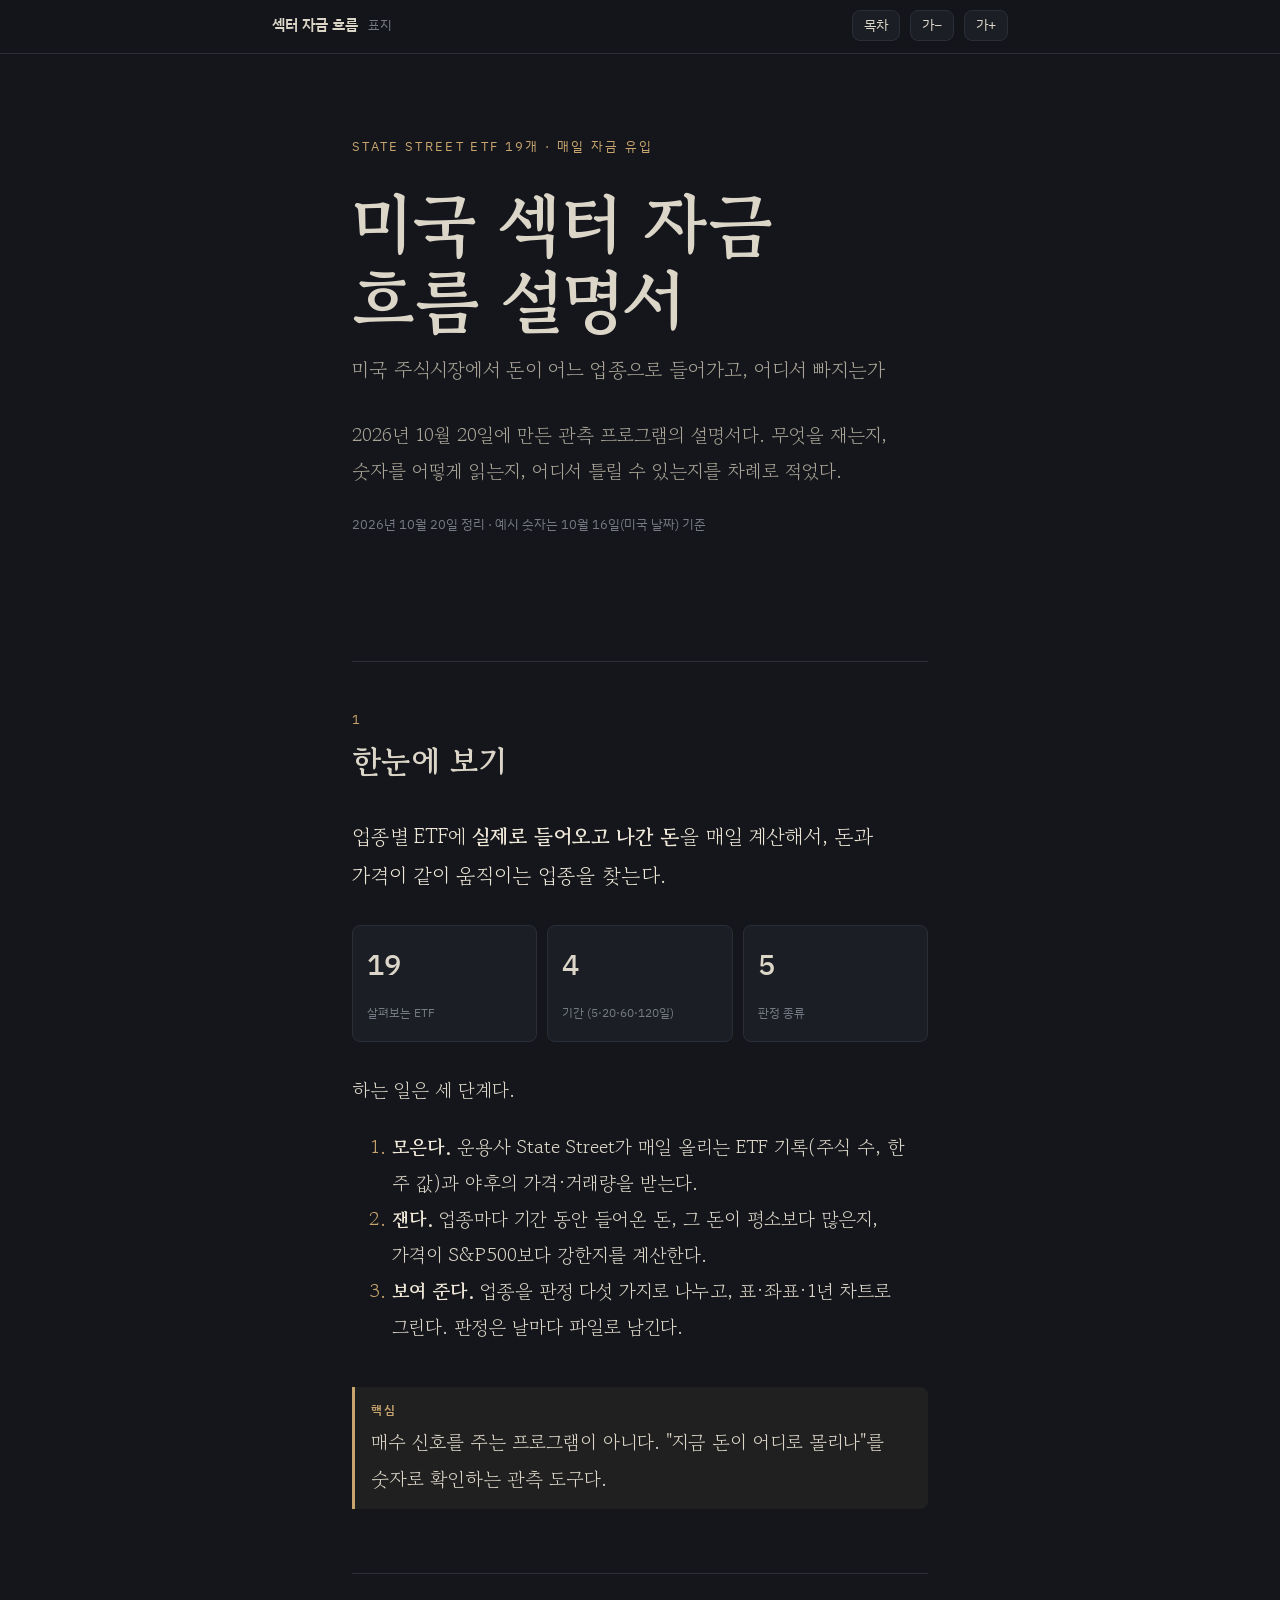
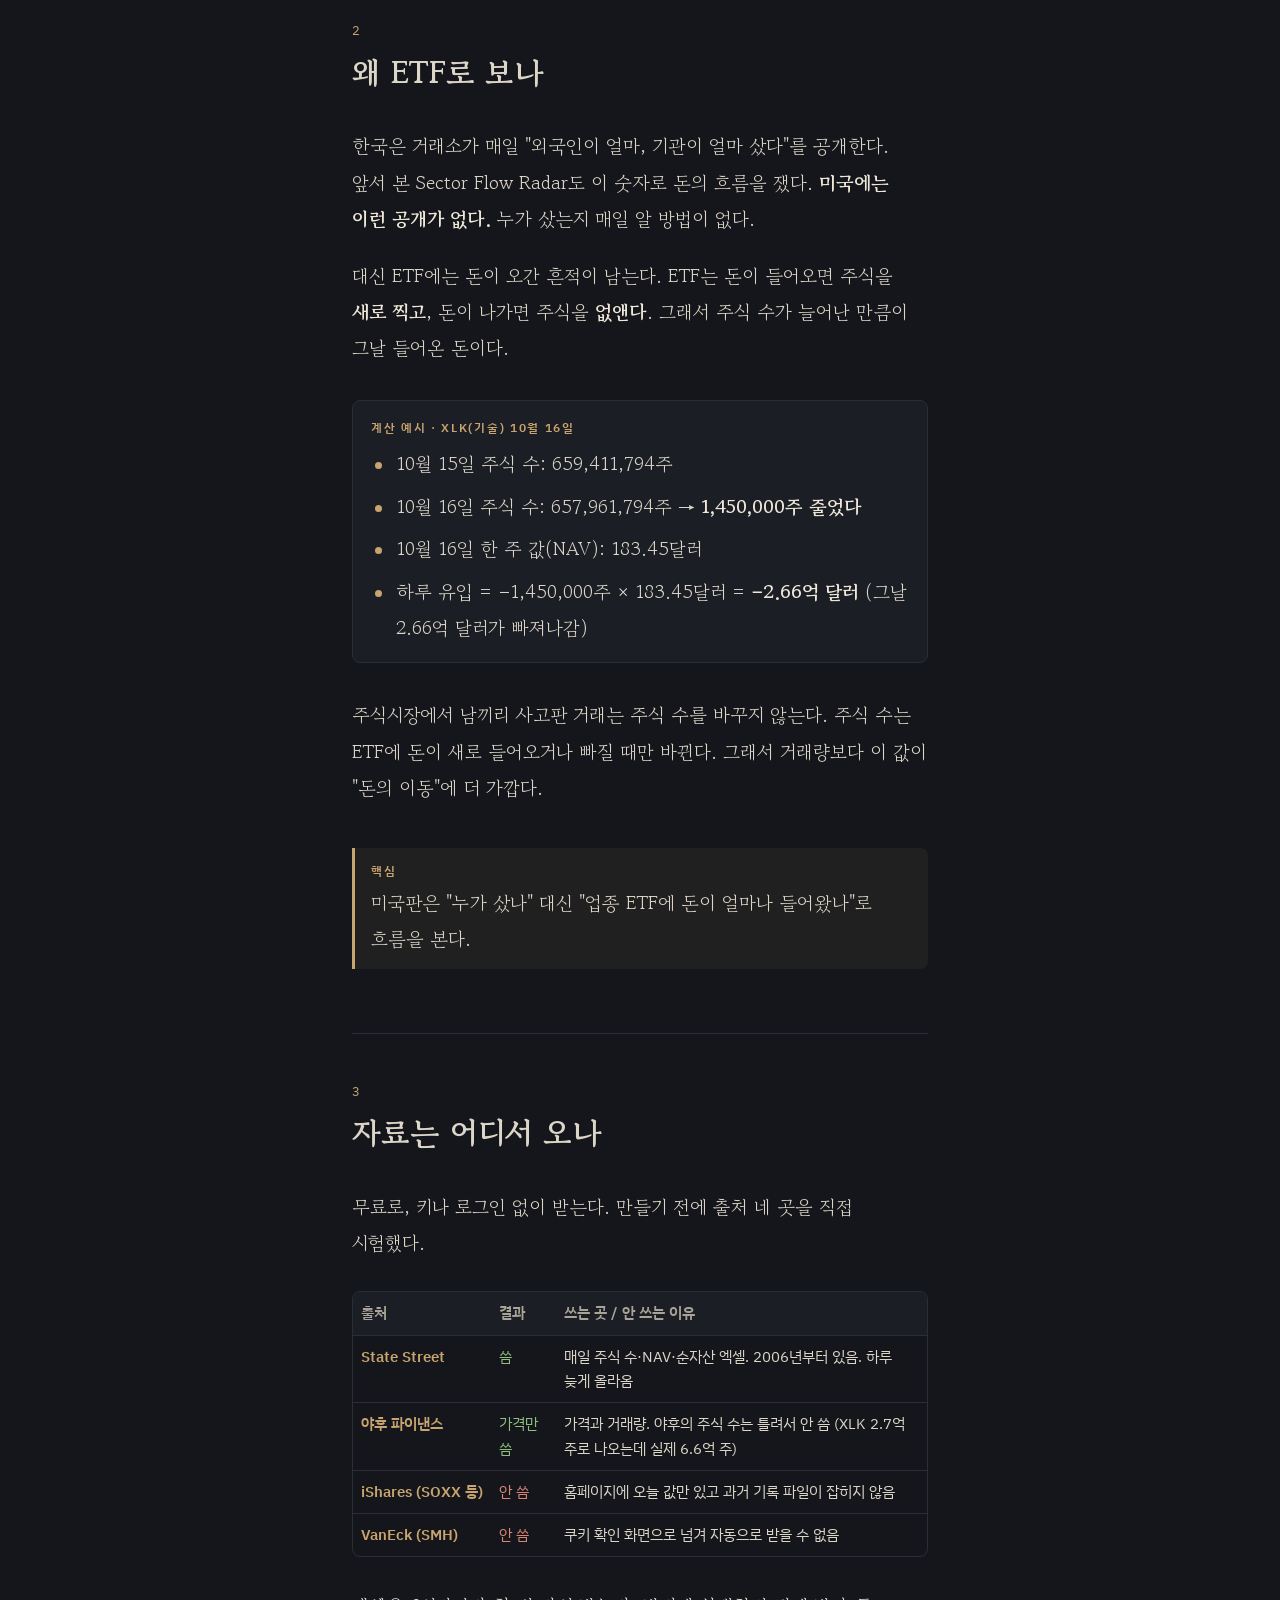
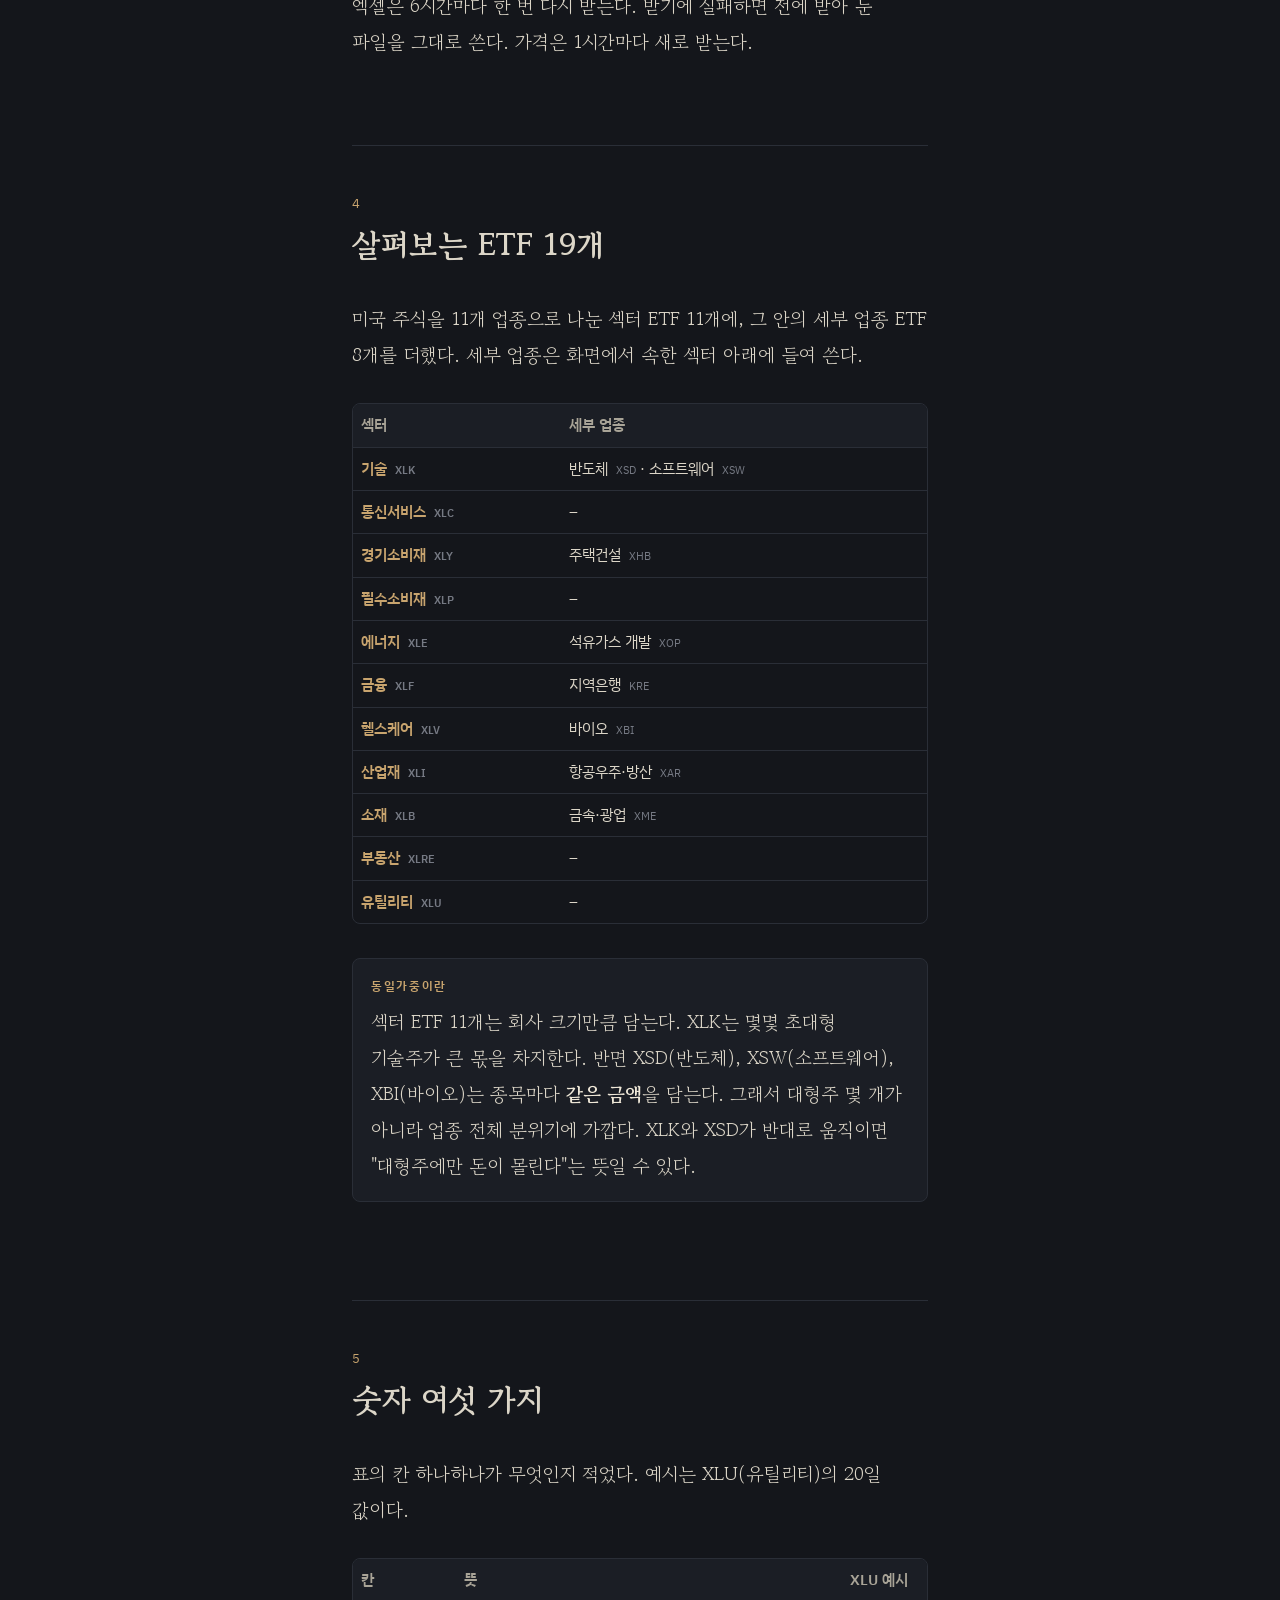
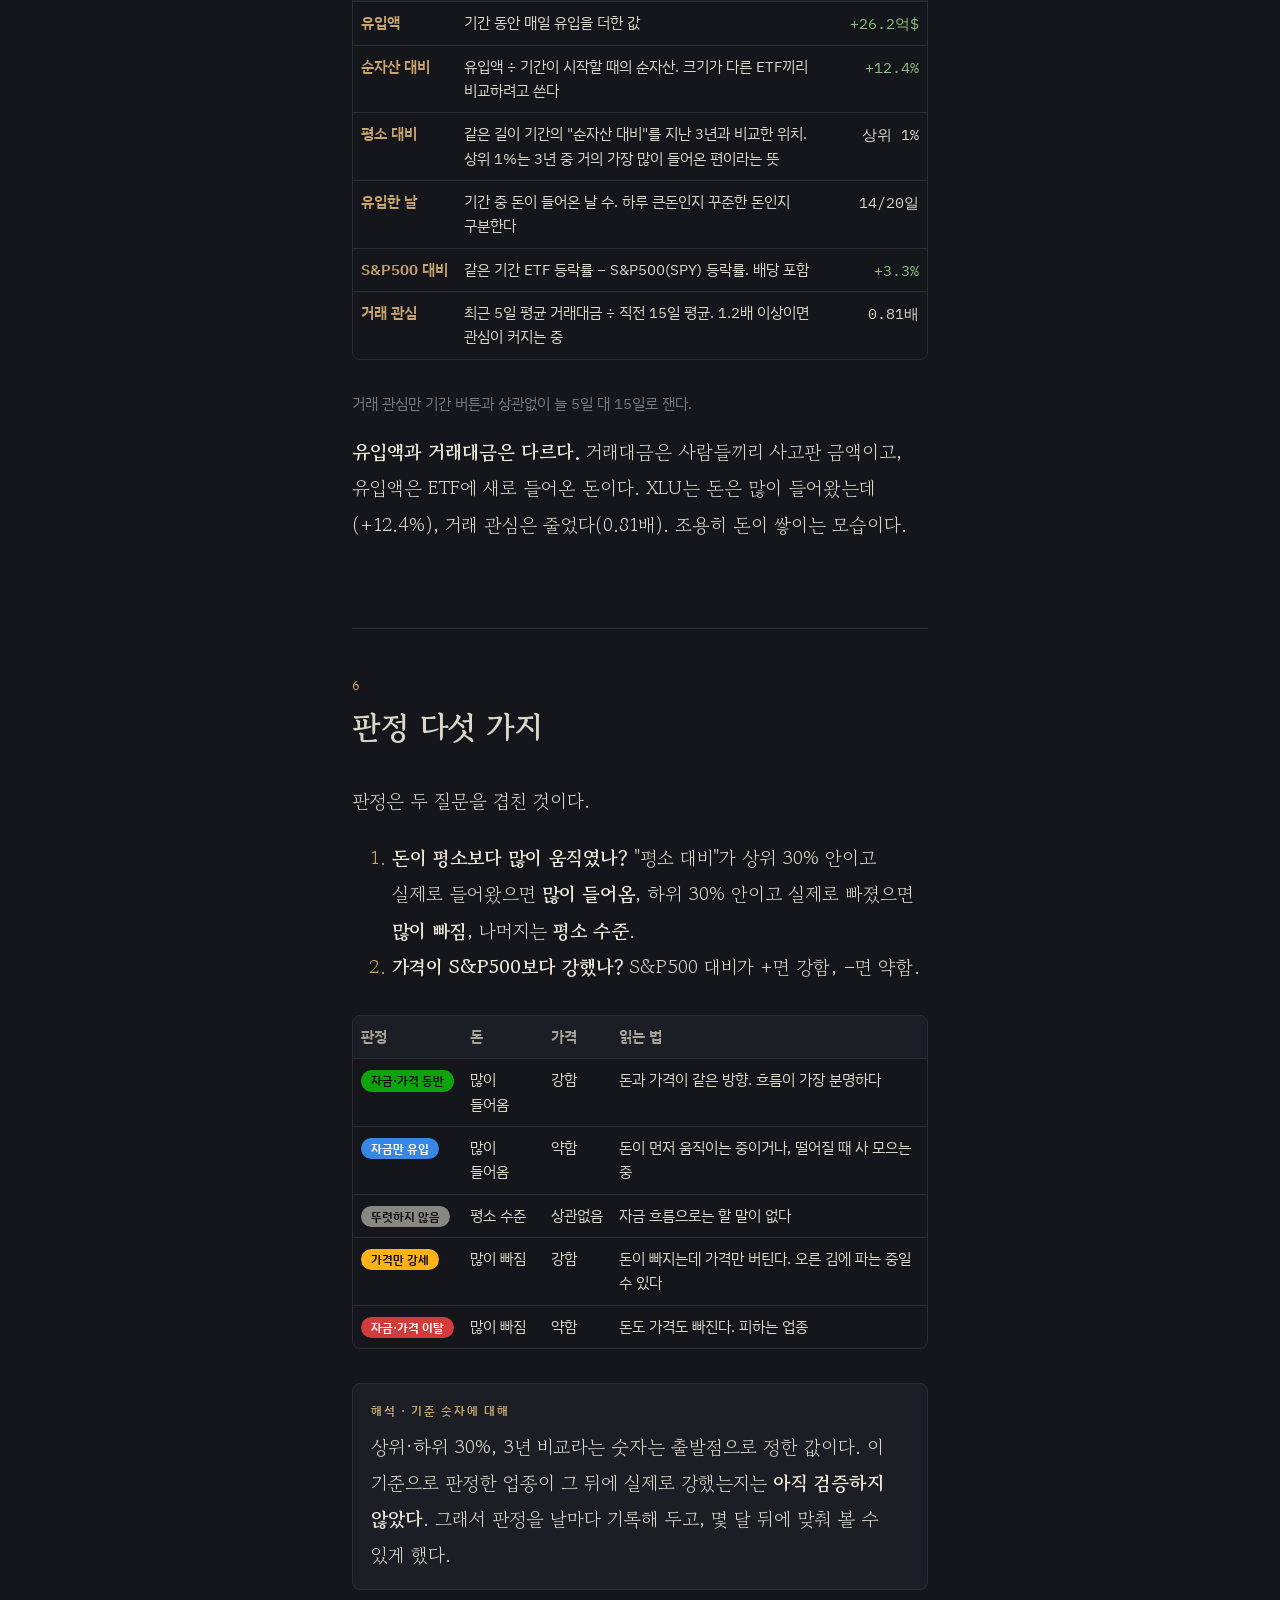
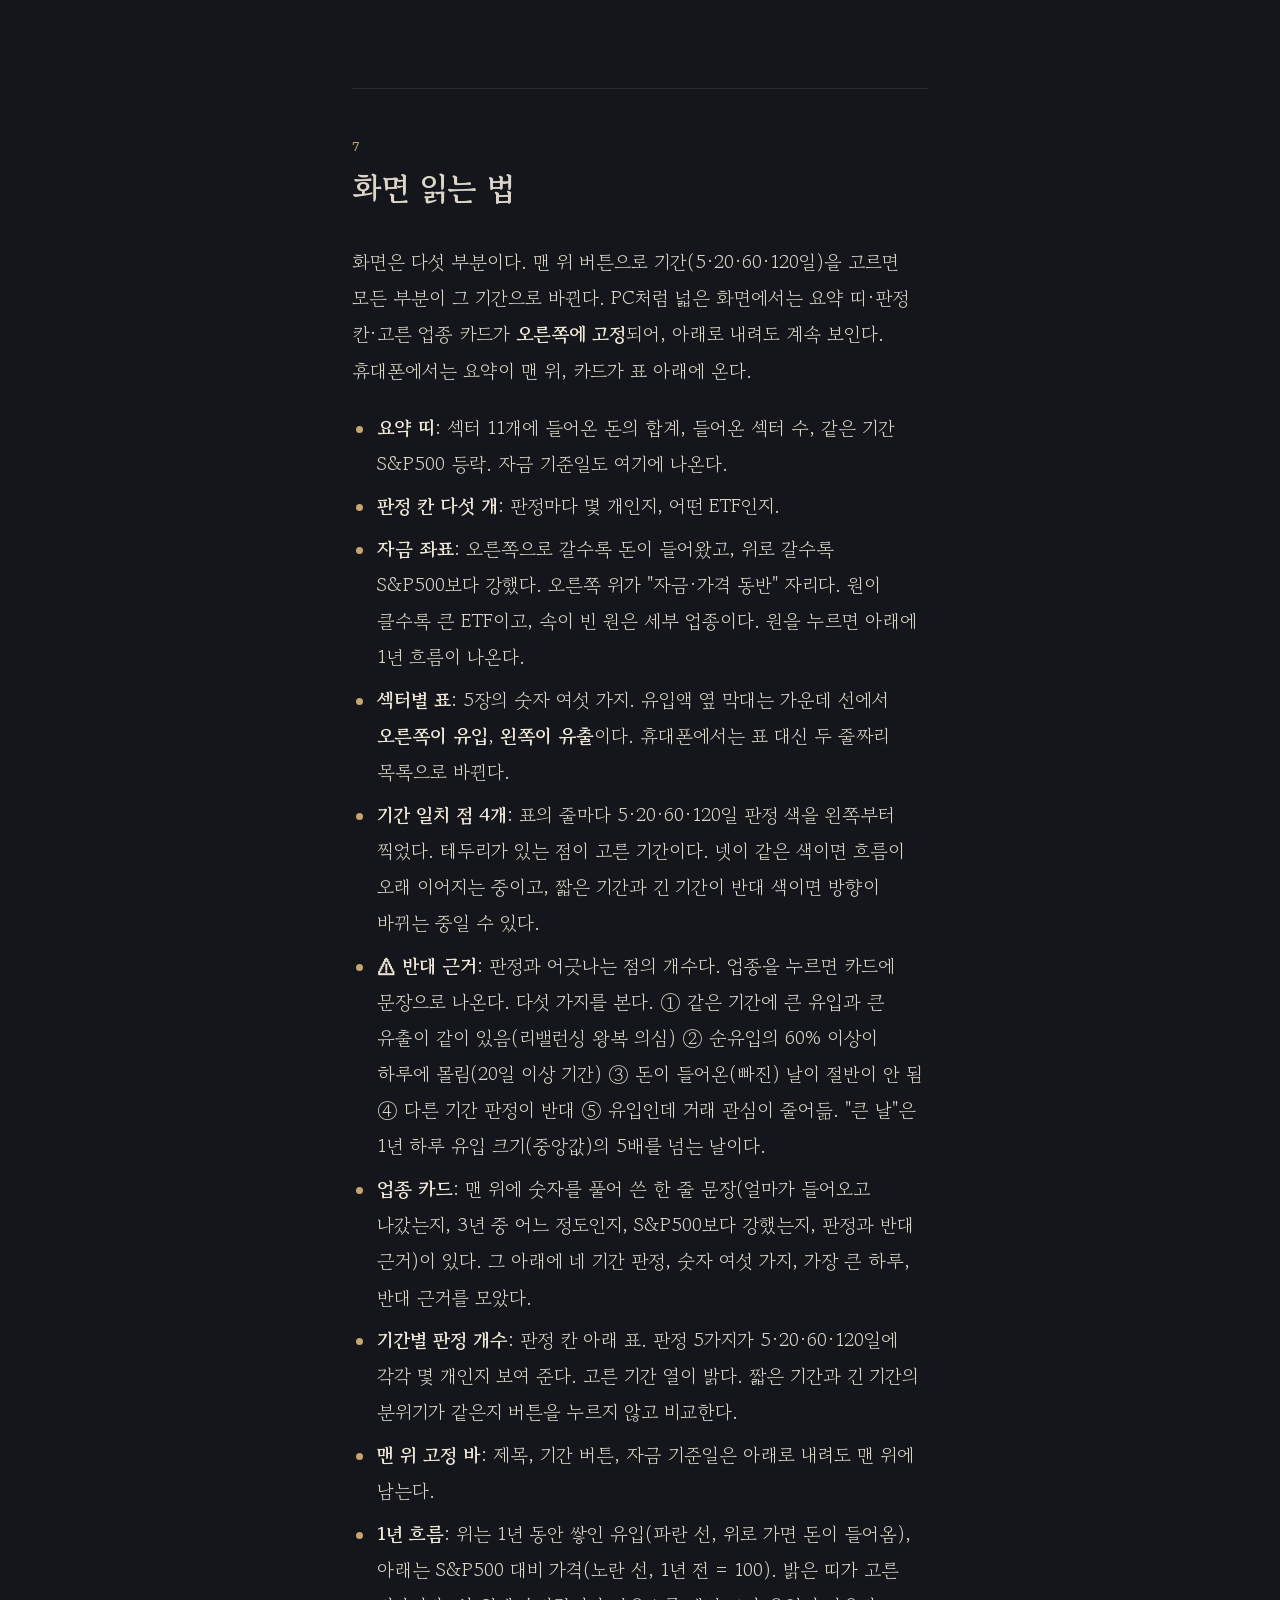
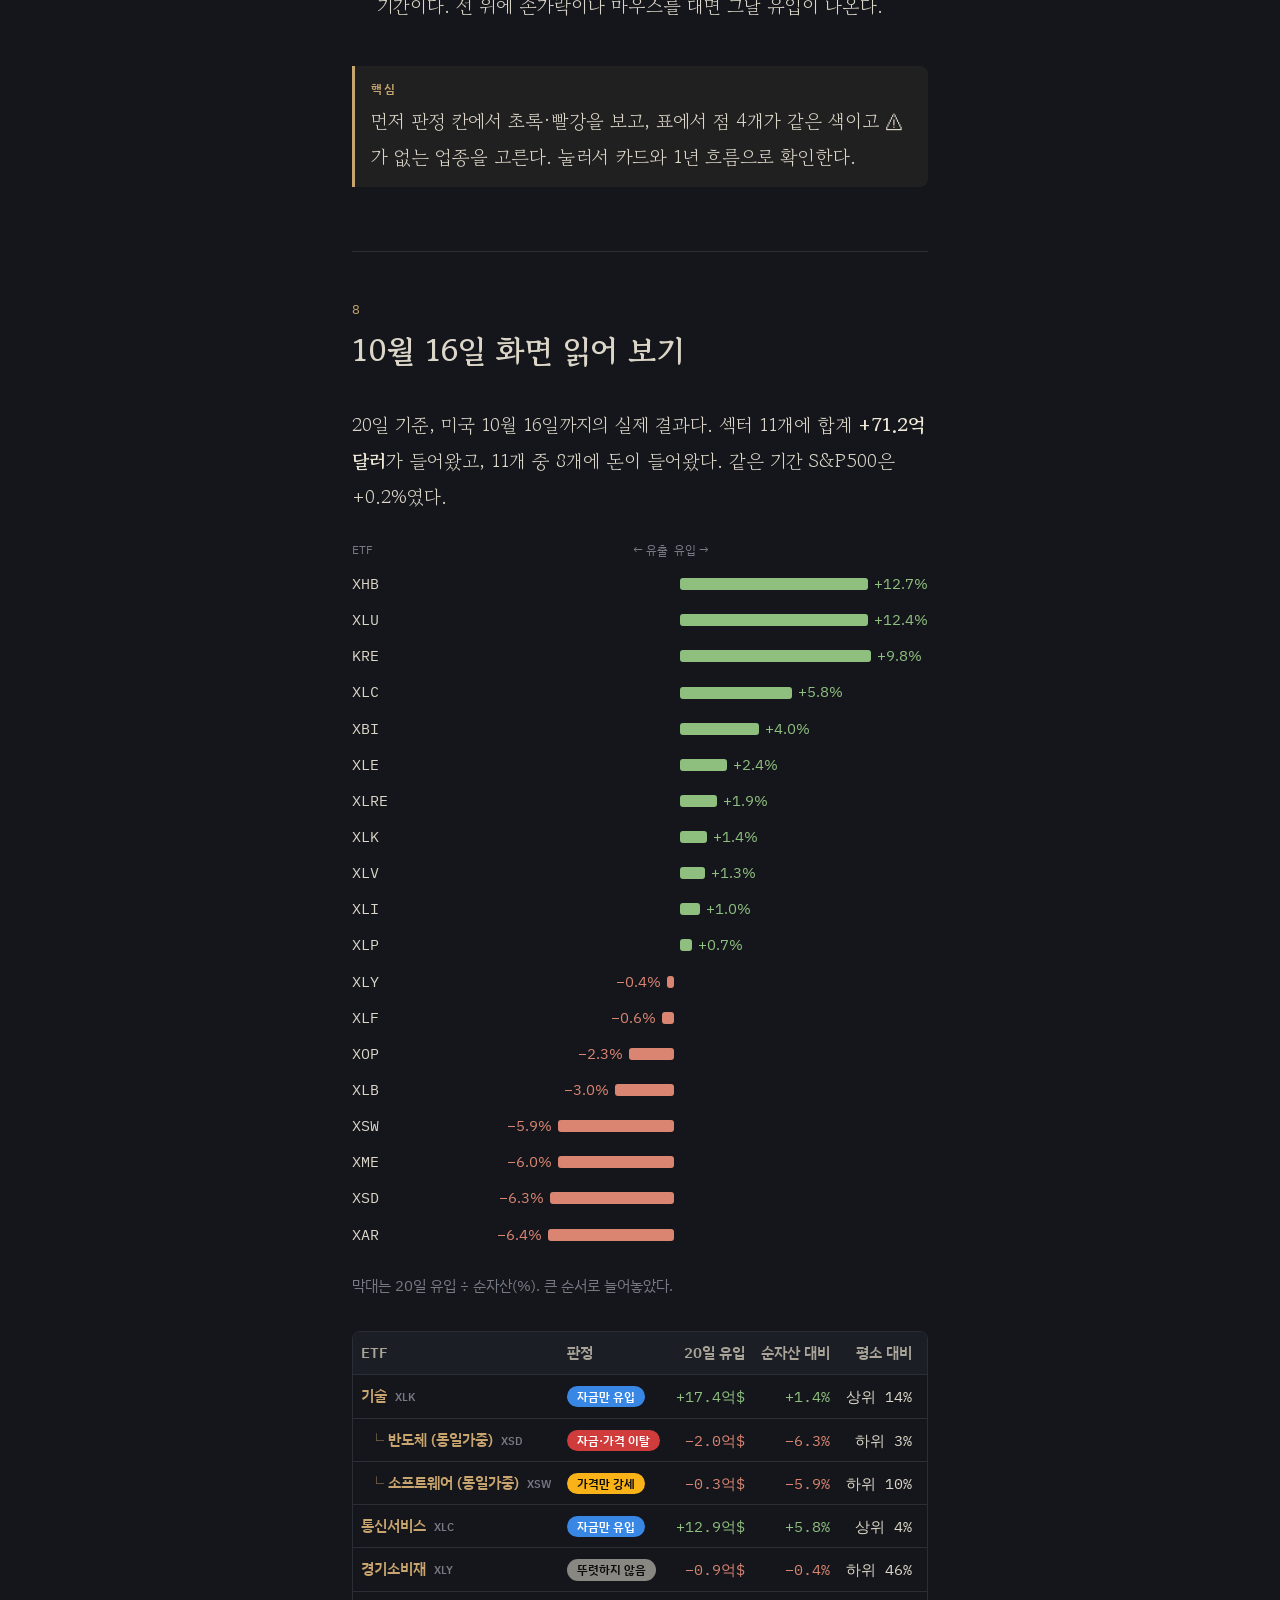
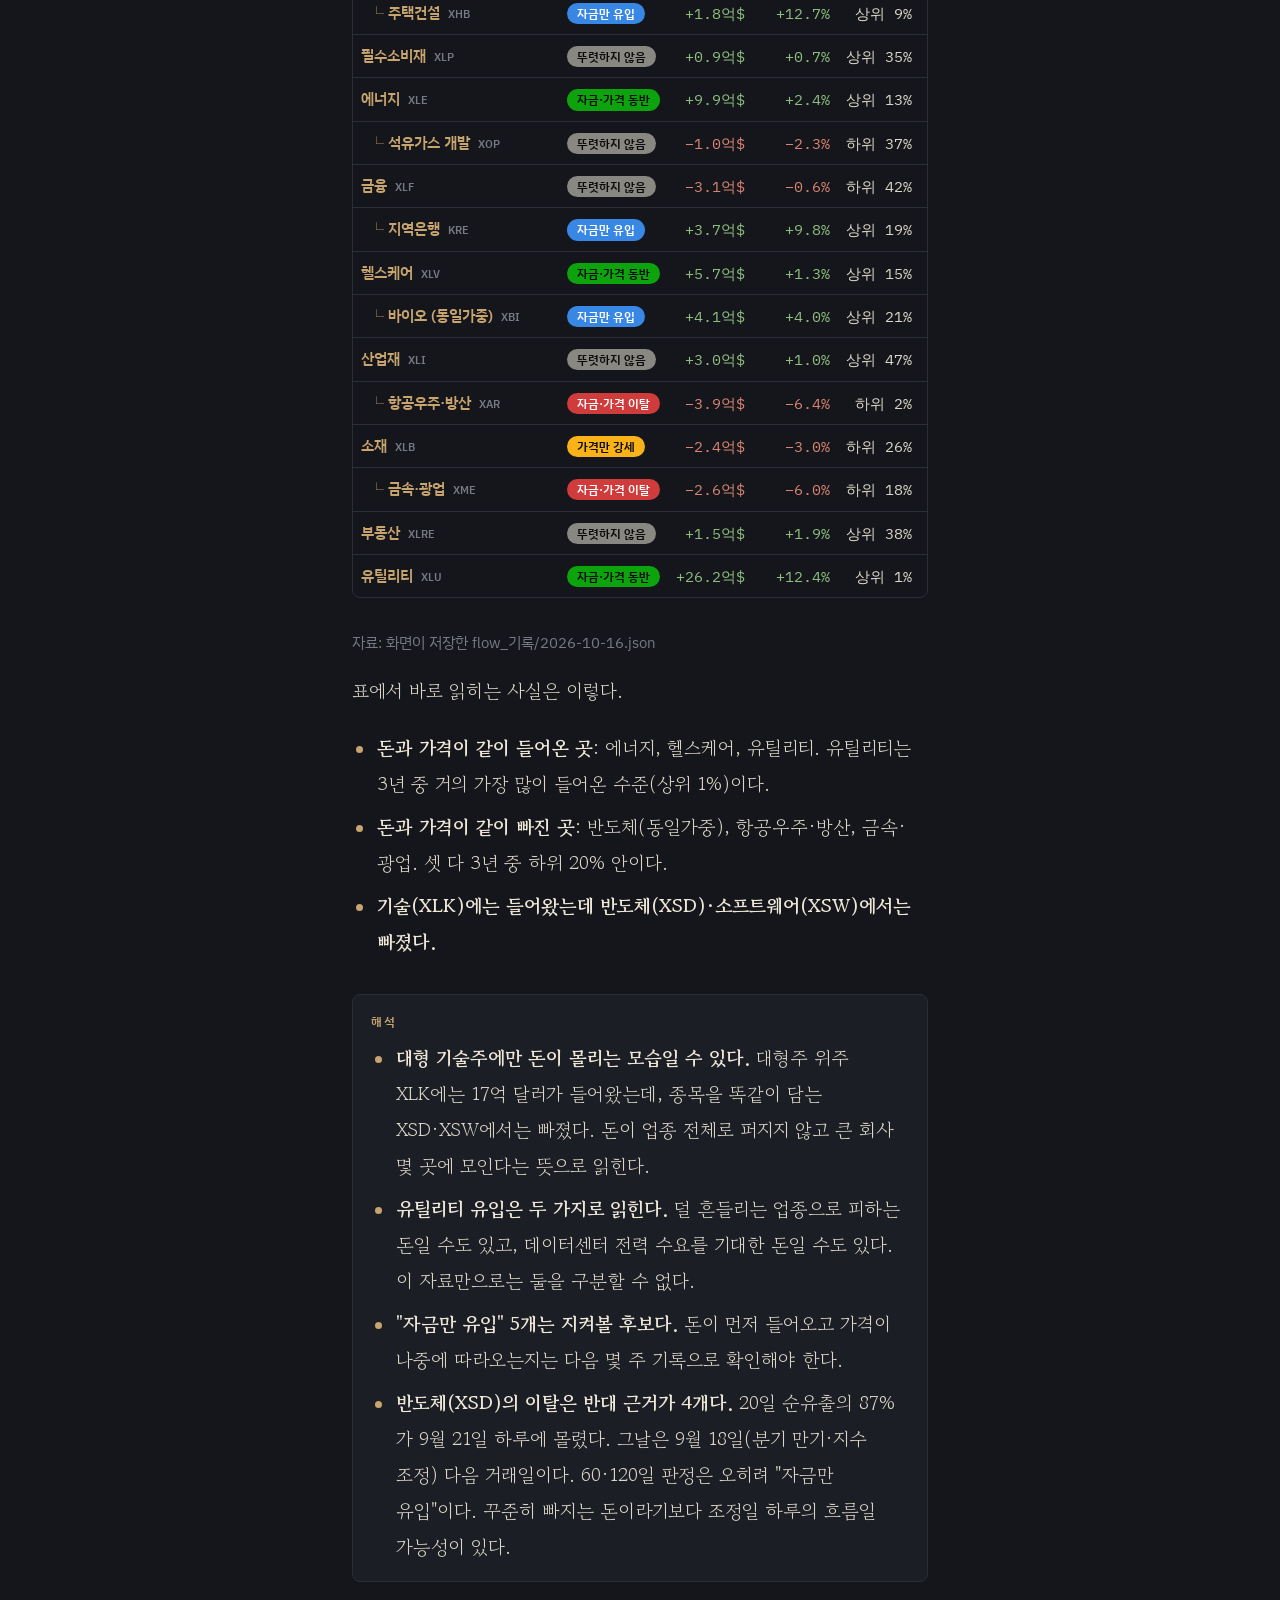
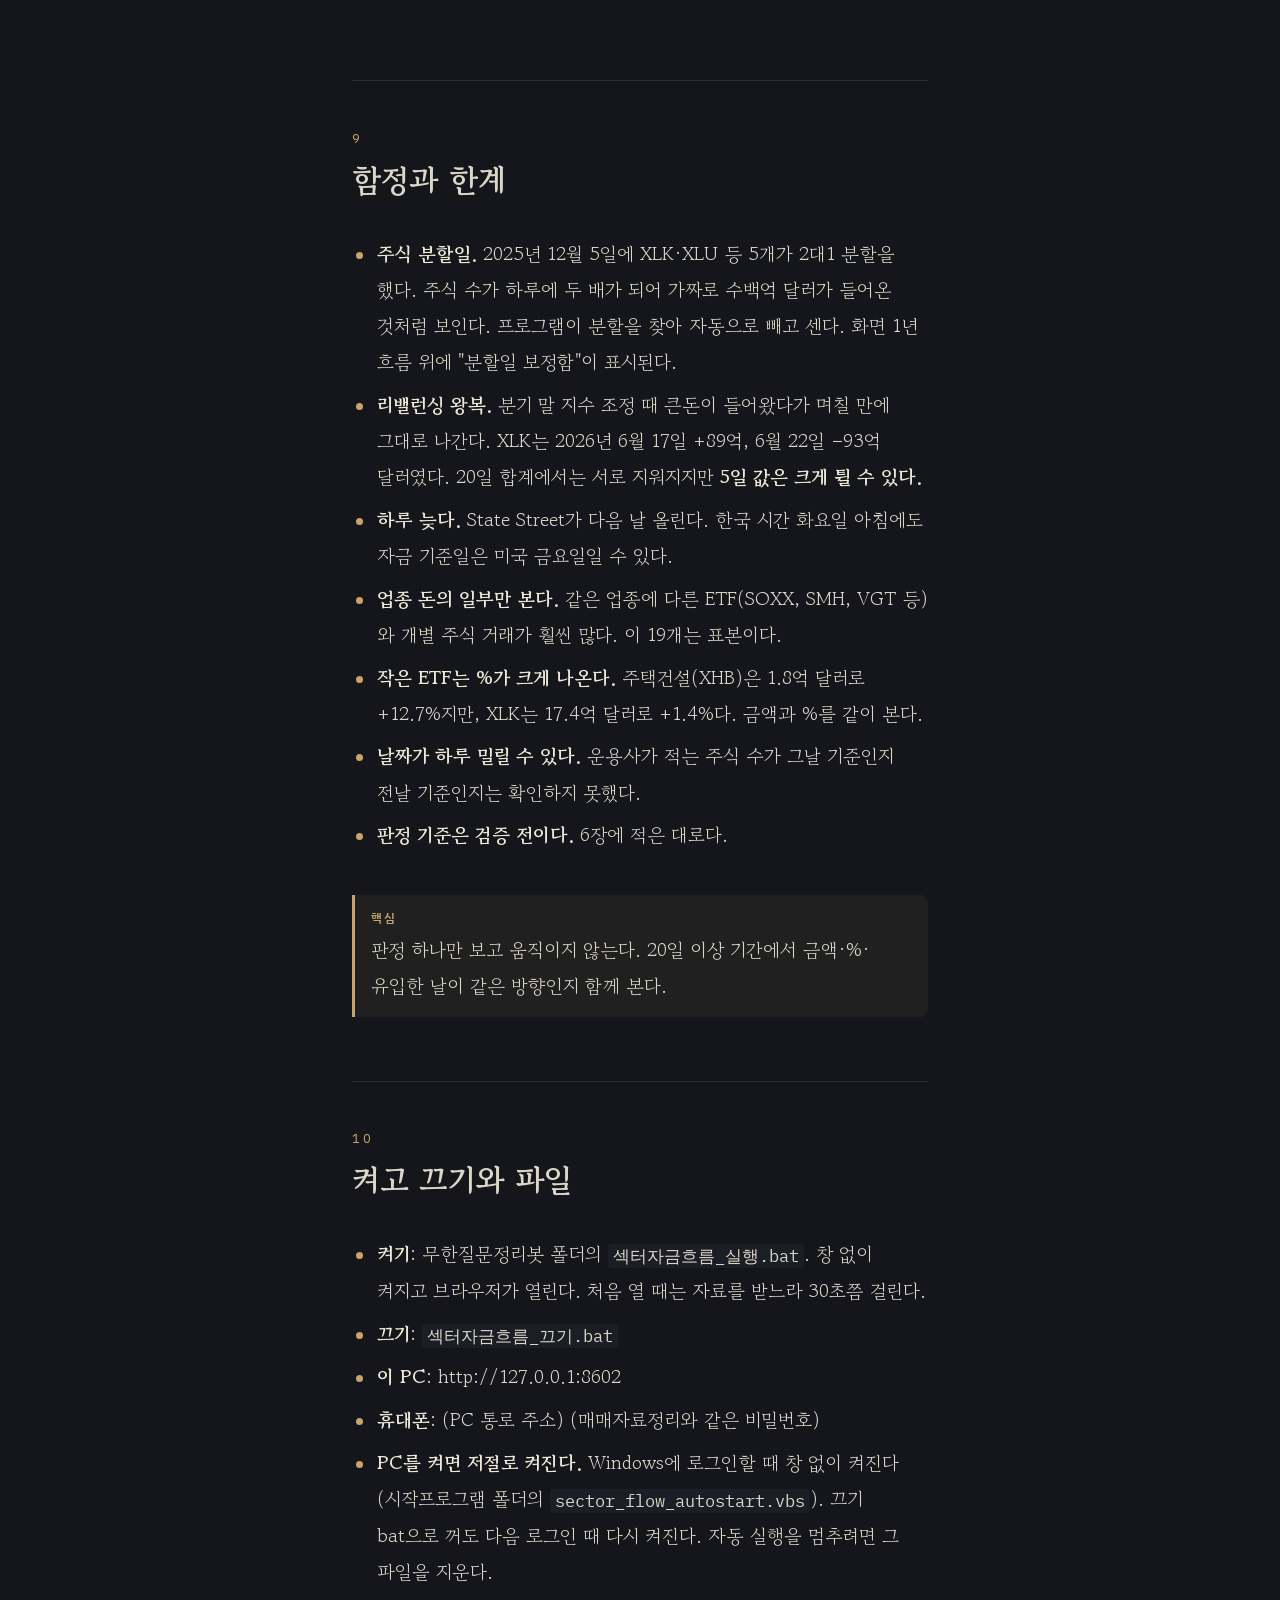
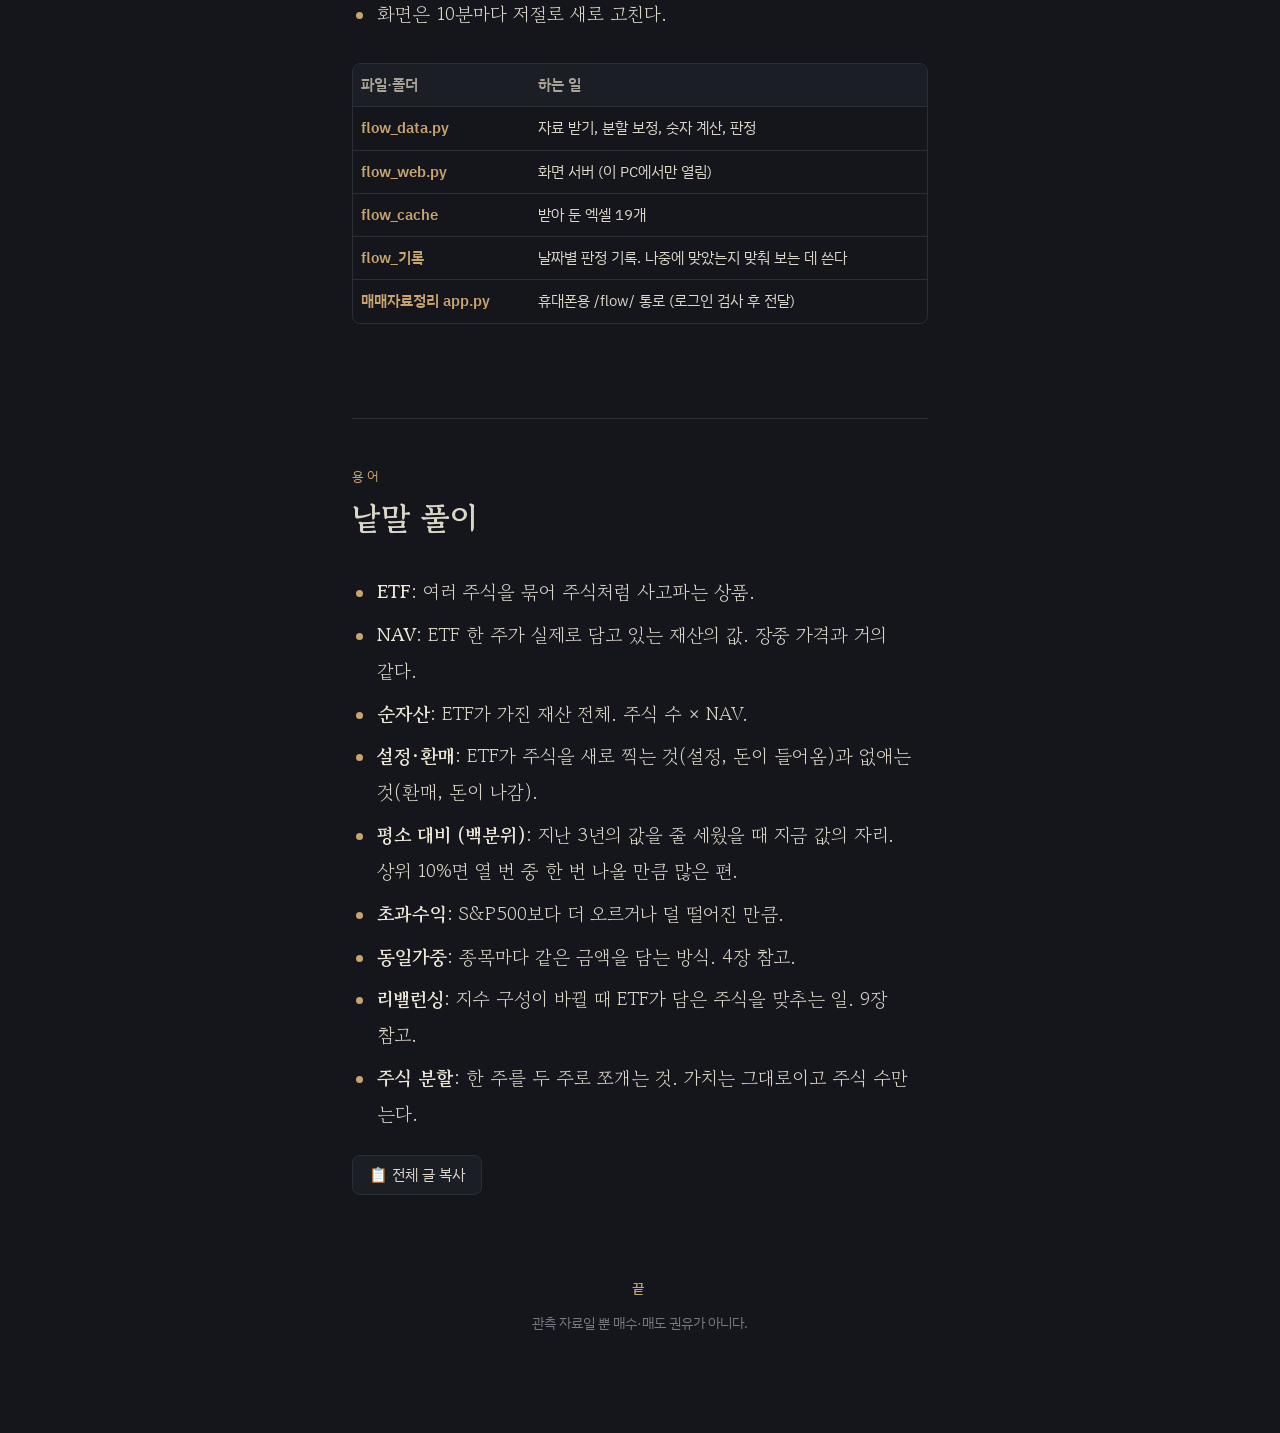
<file: 섹터자금흐름_설명_읽기.html>
<!doctype html>
<html lang="ko">
<head>
<meta charset="utf-8">
<meta name="viewport" content="width=device-width, initial-scale=1, viewport-fit=cover">
<style>*,*::before,*::after{box-sizing:border-box}body{margin:0}[hidden]{display:none!important}</style>
<title>미국 섹터 자금 흐름 설명서</title>
<meta name="claude:viewport-fit-sides" content="cover">
<link rel="preconnect" href="https://fonts.googleapis.com">
<link rel="preconnect" href="https://fonts.gstatic.com" crossorigin>
<link rel="stylesheet" href="https://fonts.googleapis.com/css2?family=Gowun+Batang:wght@400;700&family=IBM+Plex+Sans+KR:wght@400;500;600&family=IBM+Plex+Mono:wght@400;500&display=swap">
<style>
/* 레이아웃: 『하루 전』 읽기 화면과 같은 단일 세로 단 + 상단 고정 바(목차·글자 크기·진행률).
   다크 전용. 사실은 본문과 표, 내 풀이는 금색 상자. */
:root {
  color-scheme: dark;
  --bg: #14161b;
  --bg-raise: #1b1e25;
  --bg-deep: #0e1014;
  --line: #2a2e37;
  --fg: #dcd6c8;
  --fg-soft: #a9a497;
  --muted: #767a84;
  --accent: #c8a46e;
  --apply: #7fb3a6;
  --good: #8fbf7f;
  --bad: #d98572;

  --font-body: "Gowun Batang", "Noto Serif KR", "Nanum Myeongjo", serif;
  --font-ui: "IBM Plex Sans KR", "Malgun Gothic", "Apple SD Gothic Neo", sans-serif;
  --font-mono: "IBM Plex Mono", "D2Coding", Consolas, monospace;

  --fs: 19px;
  --measure: 36rem;
}
html { background: var(--bg); }
body {
  background: var(--bg); color: var(--fg);
  font-family: var(--font-body); font-size: var(--fs); line-height: 1.9;
  word-break: keep-all; overflow-wrap: break-word; -webkit-font-smoothing: antialiased;
}
body::before {
  content: ""; position: fixed; inset: 0 0 auto;
  height: env(safe-area-inset-top, 0px); z-index: 30; background: var(--bg);
}

/* 상단 바 */
.bar {
  position: sticky; top: env(safe-area-inset-top, 0px); z-index: 20;
  background: color-mix(in srgb, var(--bg) 92%, transparent);
  backdrop-filter: blur(8px); border-bottom: 1px solid var(--line); font-family: var(--font-ui);
}
.bar-inner {
  max-width: 48rem; margin: 0 auto; padding-block: 10px;
  padding-left: max(16px, env(safe-area-inset-left, 0px));
  padding-right: max(16px, env(safe-area-inset-right, 0px));
  display: flex; align-items: center; gap: 10px;
}
.bar-title { font-size: 15px; font-weight: 600; color: var(--fg); white-space: nowrap; }
.bar-chap { font-size: 13px; color: var(--muted); white-space: nowrap; overflow: hidden; text-overflow: ellipsis; min-width: 0; flex: 1; }
button {
  font-family: var(--font-ui); font-size: 14px; color: var(--fg);
  background: var(--bg-raise); border: 1px solid var(--line); border-radius: 8px;
  padding: 6px 11px; cursor: pointer; line-height: 1.2;
}
button:hover { border-color: var(--accent); }
button:focus-visible, a:focus-visible { outline: 2px solid var(--accent); outline-offset: 2px; }
.progress { height: 2px; }
.progress span { display: block; height: 100%; width: 0; background: var(--accent); }

/* 목차 */
.toc { border-bottom: 1px solid var(--line); background: var(--bg-raise); font-family: var(--font-ui); max-height: 70vh; overflow-y: auto; }
.toc ol {
  max-width: 48rem; margin: 0 auto; list-style: none; padding-block: 8px 14px;
  padding-left: max(16px, env(safe-area-inset-left, 0px));
  padding-right: max(16px, env(safe-area-inset-right, 0px));
  display: grid; gap: 2px;
}
.toc a { display: flex; gap: 14px; align-items: baseline; padding: 8px 4px; color: var(--fg); text-decoration: none; font-size: 16px; border-radius: 6px; }
.toc a:hover { background: var(--bg); }
.toc .n { color: var(--accent); font-size: 13px; width: 3.2em; flex: none; font-variant-numeric: tabular-nums; }
.toc .who { margin-left: auto; font-size: 12px; color: var(--muted); }
.toc .grp { font-size: 12px; letter-spacing: .14em; color: var(--muted); padding: 12px 4px 2px; }

/* 본문 */
main {
  padding-left: max(16px, env(safe-area-inset-left, 0px));
  padding-right: max(16px, env(safe-area-inset-right, 0px));
  padding-block: 0 6rem;
}
.cover { max-width: var(--measure); margin: 0 auto; padding-block: 5rem 3rem; }
.eyebrow { font-family: var(--font-ui); font-size: 13px; letter-spacing: .18em; color: var(--accent); }
.cover h1 { font-weight: 700; font-size: clamp(2.8rem, 11vw, 4.3rem); line-height: 1.1; margin: .4em 0 .2em; text-wrap: balance; }
.cover .sub { font-size: 1.05em; color: var(--fg-soft); margin: 0 0 1.4em; }
.cover .log { color: var(--fg-soft); margin: 0; }
.cover .books { font-family: var(--font-ui); font-size: 14px; color: var(--fg-soft); margin-top: 2rem; display: grid; gap: 4px; }
.cover .meta { font-family: var(--font-ui); font-size: 13px; color: var(--muted); margin-top: 1.4rem; }

/* 부 구분 */
.part { max-width: var(--measure); margin: 6rem auto 0; padding-top: 2.4rem; border-top: 2px solid var(--accent); }
.part .pn { font-family: var(--font-ui); font-size: 13px; letter-spacing: .24em; color: var(--accent); }
.part h2 { font-size: 1.9em; font-weight: 700; line-height: 1.25; margin: .25em 0 .2em; }
.part p { color: var(--fg-soft); margin: 0; }

.chapter { max-width: var(--measure); margin: 0 auto; padding-top: 4rem; scroll-margin-top: 64px; }
.chapter header { margin-bottom: 2.2rem; border-top: 1px solid var(--line); padding-top: 2.8rem; }
.chapter header .num { font-family: var(--font-ui); font-size: 13px; letter-spacing: .2em; color: var(--accent); }
.chapter header .num .who { letter-spacing: .05em; color: var(--muted); margin-left: .6em; }
.chapter h2 { font-size: 1.65em; font-weight: 700; line-height: 1.3; margin: .3em 0 0; text-wrap: balance; }
.chapter h3 { font-family: var(--font-ui); font-size: .9em; font-weight: 600; color: var(--fg); margin: 2.2em 0 .8em; }
.chapter p { margin: 0 0 1.1em; }
.chapter ul, .chapter ol.list { margin: 0 0 1.2em; padding-left: 1.3em; display: grid; gap: .35em; }
.chapter li::marker { color: var(--accent); }
.chapter b { color: #efe8d8; font-weight: 700; }
.lead { font-size: 1.08em; color: #efe8d8; }

/* 이 장의 핵심 */
.core {
  margin: 2.2em 0 0; padding: 12px 16px; border-left: 3px solid var(--accent);
  background: color-mix(in srgb, var(--accent) 7%, transparent); border-radius: 0 8px 8px 0;
}
.core .label { display: block; font-family: var(--font-ui); font-size: 12px; font-weight: 600; letter-spacing: .14em; color: var(--accent); margin-bottom: .2em; }
.core p { margin: 0; }

/* 해석·응용 상자 */
.note {
  margin: 1.8em 0; padding: 16px 18px; border-radius: 8px;
  background: var(--bg-raise); border: 1px solid var(--line);
}
.note .label { display: block; font-family: var(--font-ui); font-size: 12px; font-weight: 600; letter-spacing: .14em; color: var(--accent); margin-bottom: .5em; }
.note p:last-child, .note ul:last-child, .note ol:last-child { margin-bottom: 0; }
.note.apply .label { color: var(--apply); }
.note.apply { border-color: color-mix(in srgb, var(--apply) 35%, var(--line)); }

/* 표 */
.tbl { overflow-x: auto; margin: 1.6em 0; border: 1px solid var(--line); border-radius: 8px; }
table { border-collapse: collapse; width: 100%; font-family: var(--font-ui); font-size: .8em; line-height: 1.6; }
th, td { padding: 9px 8px; text-align: left; vertical-align: top; border-bottom: 1px solid var(--line); }
th { color: var(--fg-soft); font-weight: 600; background: var(--bg-raise); white-space: nowrap; }
tr:last-child td { border-bottom: 0; }
td.k { color: var(--accent); white-space: nowrap; font-weight: 600; }
td.num, th.num { font-family: var(--font-mono); text-align: right; font-variant-numeric: tabular-nums; white-space: nowrap; }
.up { color: var(--good); } .down { color: var(--bad); }
.tcap { font-family: var(--font-ui); font-size: .78em; color: var(--muted); margin: -.8em 0 1.4em; }

/* 복사 */
.prompt {
  font-family: var(--font-mono); font-size: .74em; line-height: 1.75; color: var(--fg-soft);
  background: var(--bg-deep); border: 1px solid var(--line); border-radius: 8px;
  padding: 14px 16px; white-space: pre-wrap; margin: 1.2em 0;
}
.copy-row { display: flex; gap: 10px; flex-wrap: wrap; margin: 1.2em 0; }
.copy-row button { font-size: 15px; padding: 10px 16px; }
.copy-row button.done { border-color: var(--good); color: var(--good); }
body.copying .copy-row, body.copying .noprint { display: none; }

.end { max-width: var(--measure); margin: 5rem auto 0; text-align: center; font-family: var(--font-ui); color: var(--muted); font-size: 14px; }
.end b { display: block; color: var(--accent); font-weight: 500; letter-spacing: .3em; margin-bottom: .6em; }
.end p { font-size: 13px; line-height: 1.7; margin: 1.6em 0 0; text-align: left; }

@media (prefers-reduced-motion: no-preference) { html { scroll-behavior: smooth; } }

th.num, td .txt { font-family: var(--font-ui); }

td .mgr { display: block; color: var(--fg); }
td .firm { display: block; font-size: .86em; color: var(--muted); }

/* 늘림·줄임 막대 */
.flow { display: grid; gap: 8px; margin: 1.6em 0; font-family: var(--font-ui); font-size: .78em; }
.flow .row { display: grid; grid-template-columns: 4.6em 1fr 1fr; gap: 6px; align-items: center; }
.flow .t { font-family: var(--font-mono); color: var(--fg); }
.flow .l, .flow .r { display: flex; align-items: center; gap: 6px; min-width: 0; }
.flow .l { justify-content: flex-end; }
.flow .l i, .flow .r i { display: block; height: 12px; border-radius: 3px; }
.flow .l i { background: var(--good); } .flow .r i { background: var(--bad); }
.flow .l span { color: var(--good); font-variant-numeric: tabular-nums; } .flow .r span { color: var(--bad); font-variant-numeric: tabular-nums; }
.flow .head { color: var(--muted); font-size: 12px; }
.flow .head .l, .flow .head .r { color: var(--muted); }
.stats { display: grid; grid-template-columns: repeat(3, minmax(0,1fr)); gap: 10px; margin: 1.6em 0; font-family: var(--font-ui); }
.stats div { padding: 12px 14px; border-radius: 8px; background: var(--bg-raise); border: 1px solid var(--line); }
.stats b { display: block; font-family: var(--font-mono); font-size: 1.5em; font-weight: 500; color: var(--fg); }
.stats span { font-size: 12px; color: var(--muted); }
.stats .g b { color: var(--good); } .stats .r b { color: var(--bad); }
td .tag { font-size: 11px; color: var(--muted); margin-left: 4px; }

/* 유입·유출 막대: 왼쪽이 유출(빨강), 오른쪽이 유입(초록) */
.flow.fl .l i { background: var(--bad); }
.flow.fl .r i { background: var(--good); }
.flow.fl .l span { color: var(--bad); }
.flow.fl .r span { color: var(--good); }
.pill { display: inline-block; font-family: var(--font-ui); font-size: 12px; font-weight: 600; border-radius: 999px; padding: 1px 10px; white-space: nowrap; }
code { font-family: var(--font-mono); font-size: .88em; background: var(--bg-raise); padding: 1px 5px; border-radius: 4px; }
</style>

<div class="bar">
  <div class="bar-inner">
    <span class="bar-title">섹터 자금 흐름</span>
    <span class="bar-chap" id="barChap">표지</span>
    <button id="tocBtn" aria-expanded="false" aria-controls="toc">목차</button>
    <button id="fsDown" aria-label="글자 작게">가−</button>
    <button id="fsUp" aria-label="글자 크게">가+</button>
  </div>
  <div class="progress"><span id="prog"></span></div>
  <nav class="toc" id="toc" hidden>
    <ol>
      <li><a href="#c1"><span class="n">1</span>한눈에 보기</a></li>
      <li><a href="#c2"><span class="n">2</span>왜 ETF로 보나</a></li>
      <li><a href="#c3"><span class="n">3</span>자료는 어디서 오나</a></li>
      <li><a href="#c4"><span class="n">4</span>살펴보는 ETF 19개</a></li>
      <li><a href="#c5"><span class="n">5</span>숫자 여섯 가지</a></li>
      <li><a href="#c6"><span class="n">6</span>판정 다섯 가지</a></li>
      <li><a href="#c7"><span class="n">7</span>화면 읽는 법</a></li>
      <li><a href="#c8"><span class="n">8</span>10월 16일 화면 읽어 보기</a></li>
      <li><a href="#c9"><span class="n">9</span>함정과 한계</a></li>
      <li><a href="#c10"><span class="n">10</span>켜고 끄기와 파일</a></li>
      <li class="grp">끝</li>
      <li><a href="#c11"><span class="n">용어</span>낱말 풀이</a></li>
    </ol>
  </nav>
</div>

<main id="main">
  <div class="cover">
    <div class="eyebrow">STATE STREET ETF 19개 · 매일 자금 유입</div>
    <h1>미국 섹터 자금 흐름 설명서</h1>
    <p class="sub">미국 주식시장에서 돈이 어느 업종으로 들어가고, 어디서 빠지는가</p>
    <p class="log">2026년 10월 20일에 만든 관측 프로그램의 설명서다. 무엇을 재는지, 숫자를 어떻게 읽는지, 어디서 틀릴 수 있는지를 차례로 적었다.</p>
    <p class="meta">2026년 10월 20일 정리 · 예시 숫자는 10월 16일(미국 날짜) 기준</p>
  </div>

  <section class="chapter" id="c1" data-title="한눈에 보기">
    <header><div class="num">1</div><h2>한눈에 보기</h2></header>
    <p class="lead">업종별 ETF에 <b>실제로 들어오고 나간 돈</b>을 매일 계산해서, 돈과 가격이 같이 움직이는 업종을 찾는다.</p>
    <div class="stats">
      <div><b>19</b><span>살펴보는 ETF</span></div>
      <div><b>4</b><span>기간 (5·20·60·120일)</span></div>
      <div><b>5</b><span>판정 종류</span></div>
    </div>
    <p>하는 일은 세 단계다.</p>
    <ol>
      <li><b>모은다.</b> 운용사 State Street가 매일 올리는 ETF 기록(주식 수, 한 주 값)과 야후의 가격·거래량을 받는다.</li>
      <li><b>잰다.</b> 업종마다 기간 동안 들어온 돈, 그 돈이 평소보다 많은지, 가격이 S&P500보다 강한지를 계산한다.</li>
      <li><b>보여 준다.</b> 업종을 판정 다섯 가지로 나누고, 표·좌표·1년 차트로 그린다. 판정은 날마다 파일로 남긴다.</li>
    </ol>
    <div class="core"><span class="label">핵심</span><p>매수 신호를 주는 프로그램이 아니다. "지금 돈이 어디로 몰리나"를 숫자로 확인하는 관측 도구다.</p></div>
  </section>

  <section class="chapter" id="c2" data-title="왜 ETF로 보나">
    <header><div class="num">2</div><h2>왜 ETF로 보나</h2></header>
    <p>한국은 거래소가 매일 "외국인이 얼마, 기관이 얼마 샀다"를 공개한다. 앞서 본 Sector Flow Radar도 이 숫자로 돈의 흐름을 쟀다. <b>미국에는 이런 공개가 없다.</b> 누가 샀는지 매일 알 방법이 없다.</p>
    <p>대신 ETF에는 돈이 오간 흔적이 남는다. ETF는 돈이 들어오면 주식을 <b>새로 찍고</b>, 돈이 나가면 주식을 <b>없앤다</b>. 그래서 주식 수가 늘어난 만큼이 그날 들어온 돈이다.</p>
    <div class="note"><span class="label">계산 예시 · XLK(기술) 10월 16일</span>
      <ul>
        <li>10월 15일 주식 수: 659,411,794주</li>
        <li>10월 16일 주식 수: 657,961,794주 → <b>1,450,000주 줄었다</b></li>
        <li>10월 16일 한 주 값(NAV): 183.45달러</li>
        <li>하루 유입 = −1,450,000주 × 183.45달러 = <b class="down">−2.66억 달러</b> (그날 2.66억 달러가 빠져나감)</li>
      </ul>
    </div>
    <p>주식시장에서 남끼리 사고판 거래는 주식 수를 바꾸지 않는다. 주식 수는 ETF에 돈이 새로 들어오거나 빠질 때만 바뀐다. 그래서 거래량보다 이 값이 "돈의 이동"에 더 가깝다.</p>
    <div class="core"><span class="label">핵심</span><p>미국판은 "누가 샀나" 대신 "업종 ETF에 돈이 얼마나 들어왔나"로 흐름을 본다.</p></div>
  </section>

  <section class="chapter" id="c3" data-title="자료는 어디서 오나">
    <header><div class="num">3</div><h2>자료는 어디서 오나</h2></header>
    <p>무료로, 키나 로그인 없이 받는다. 만들기 전에 출처 네 곳을 직접 시험했다.</p>
    <div class="tbl"><table><thead><tr><th>출처</th><th>결과</th><th>쓰는 곳 / 안 쓰는 이유</th></tr></thead><tbody>
      <tr><td class="k">State Street</td><td class="up">씀</td><td>매일 주식 수·NAV·순자산 엑셀. 2006년부터 있음. 하루 늦게 올라옴</td></tr>
      <tr><td class="k">야후 파이낸스</td><td class="up">가격만 씀</td><td>가격과 거래량. 야후의 주식 수는 틀려서 안 씀 (XLK 2.7억 주로 나오는데 실제 6.6억 주)</td></tr>
      <tr><td class="k">iShares (SOXX 등)</td><td class="down">안 씀</td><td>홈페이지에 오늘 값만 있고 과거 기록 파일이 잡히지 않음</td></tr>
      <tr><td class="k">VanEck (SMH)</td><td class="down">안 씀</td><td>쿠키 확인 화면으로 넘겨 자동으로 받을 수 없음</td></tr>
    </tbody></table></div>
    <p>엑셀은 6시간마다 한 번 다시 받는다. 받기에 실패하면 전에 받아 둔 파일을 그대로 쓴다. 가격은 1시간마다 새로 받는다.</p>
  </section>

  <section class="chapter" id="c4" data-title="살펴보는 ETF 19개">
    <header><div class="num">4</div><h2>살펴보는 ETF 19개</h2></header>
    <p>미국 주식을 11개 업종으로 나눈 섹터 ETF 11개에, 그 안의 세부 업종 ETF 8개를 더했다. 세부 업종은 화면에서 속한 섹터 아래에 들여 쓴다.</p>
    <div class="tbl"><table><thead><tr><th>섹터</th><th>세부 업종</th></tr></thead><tbody>
      <tr><td class="k">기술 <span class="tag">XLK</span></td><td>반도체 <span class="tag">XSD</span> · 소프트웨어 <span class="tag">XSW</span></td></tr>
      <tr><td class="k">통신서비스 <span class="tag">XLC</span></td><td>–</td></tr>
      <tr><td class="k">경기소비재 <span class="tag">XLY</span></td><td>주택건설 <span class="tag">XHB</span></td></tr>
      <tr><td class="k">필수소비재 <span class="tag">XLP</span></td><td>–</td></tr>
      <tr><td class="k">에너지 <span class="tag">XLE</span></td><td>석유가스 개발 <span class="tag">XOP</span></td></tr>
      <tr><td class="k">금융 <span class="tag">XLF</span></td><td>지역은행 <span class="tag">KRE</span></td></tr>
      <tr><td class="k">헬스케어 <span class="tag">XLV</span></td><td>바이오 <span class="tag">XBI</span></td></tr>
      <tr><td class="k">산업재 <span class="tag">XLI</span></td><td>항공우주·방산 <span class="tag">XAR</span></td></tr>
      <tr><td class="k">소재 <span class="tag">XLB</span></td><td>금속·광업 <span class="tag">XME</span></td></tr>
      <tr><td class="k">부동산 <span class="tag">XLRE</span></td><td>–</td></tr>
      <tr><td class="k">유틸리티 <span class="tag">XLU</span></td><td>–</td></tr>
    </tbody></table></div>
    <div class="note"><span class="label">동일가중이란</span>
      <p>섹터 ETF 11개는 회사 크기만큼 담는다. XLK는 몇몇 초대형 기술주가 큰 몫을 차지한다. 반면 XSD(반도체), XSW(소프트웨어), XBI(바이오)는 종목마다 <b>같은 금액</b>을 담는다. 그래서 대형주 몇 개가 아니라 업종 전체 분위기에 가깝다. XLK와 XSD가 반대로 움직이면 "대형주에만 돈이 몰린다"는 뜻일 수 있다.</p>
    </div>
  </section>

  <section class="chapter" id="c5" data-title="숫자 여섯 가지">
    <header><div class="num">5</div><h2>숫자 여섯 가지</h2></header>
    <p>표의 칸 하나하나가 무엇인지 적었다. 예시는 XLU(유틸리티)의 20일 값이다.</p>
    <div class="tbl"><table><thead><tr><th>칸</th><th>뜻</th><th>XLU 예시</th></tr></thead><tbody>
      <tr><td class="k">유입액</td><td>기간 동안 매일 유입을 더한 값</td><td class="num up">+26.2억$</td></tr>
      <tr><td class="k">순자산 대비</td><td>유입액 ÷ 기간이 시작할 때의 순자산. 크기가 다른 ETF끼리 비교하려고 쓴다</td><td class="num up">+12.4%</td></tr>
      <tr><td class="k">평소 대비</td><td>같은 길이 기간의 "순자산 대비"를 지난 3년과 비교한 위치. 상위 1%는 3년 중 거의 가장 많이 들어온 편이라는 뜻</td><td class="num">상위 1%</td></tr>
      <tr><td class="k">유입한 날</td><td>기간 중 돈이 들어온 날 수. 하루 큰돈인지 꾸준한 돈인지 구분한다</td><td class="num">14/20일</td></tr>
      <tr><td class="k">S&P500 대비</td><td>같은 기간 ETF 등락률 − S&P500(SPY) 등락률. 배당 포함</td><td class="num up">+3.3%</td></tr>
      <tr><td class="k">거래 관심</td><td>최근 5일 평균 거래대금 ÷ 직전 15일 평균. 1.2배 이상이면 관심이 커지는 중</td><td class="num">0.81배</td></tr>
    </tbody></table></div>
    <p class="tcap">거래 관심만 기간 버튼과 상관없이 늘 5일 대 15일로 잰다.</p>
    <p><b>유입액과 거래대금은 다르다.</b> 거래대금은 사람들끼리 사고판 금액이고, 유입액은 ETF에 새로 들어온 돈이다. XLU는 돈은 많이 들어왔는데(+12.4%), 거래 관심은 줄었다(0.81배). 조용히 돈이 쌓이는 모습이다.</p>
  </section>

  <section class="chapter" id="c6" data-title="판정 다섯 가지">
    <header><div class="num">6</div><h2>판정 다섯 가지</h2></header>
    <p>판정은 두 질문을 겹친 것이다.</p>
    <ol>
      <li><b>돈이 평소보다 많이 움직였나?</b> "평소 대비"가 상위 30% 안이고 실제로 들어왔으면 <b>많이 들어옴</b>, 하위 30% 안이고 실제로 빠졌으면 <b>많이 빠짐</b>, 나머지는 <b>평소 수준</b>.</li>
      <li><b>가격이 S&P500보다 강했나?</b> S&P500 대비가 +면 강함, −면 약함.</li>
    </ol>
    <div class="tbl"><table><thead><tr><th>판정</th><th>돈</th><th>가격</th><th>읽는 법</th></tr></thead><tbody>
      <tr><td class="k"><span class="pill" style="background:#0ca30c;color:#0b0b0b">자금·가격 동반</span></td><td>많이 들어옴</td><td>강함</td><td>돈과 가격이 같은 방향. 흐름이 가장 분명하다</td></tr>
      <tr><td class="k"><span class="pill" style="background:#3987e5;color:#fff">자금만 유입</span></td><td>많이 들어옴</td><td>약함</td><td>돈이 먼저 움직이는 중이거나, 떨어질 때 사 모으는 중</td></tr>
      <tr><td class="k"><span class="pill" style="background:#898781;color:#0b0b0b">뚜렷하지 않음</span></td><td>평소 수준</td><td>상관없음</td><td>자금 흐름으로는 할 말이 없다</td></tr>
      <tr><td class="k"><span class="pill" style="background:#fab219;color:#0b0b0b">가격만 강세</span></td><td>많이 빠짐</td><td>강함</td><td>돈이 빠지는데 가격만 버틴다. 오른 김에 파는 중일 수 있다</td></tr>
      <tr><td class="k"><span class="pill" style="background:#d03b3b;color:#fff">자금·가격 이탈</span></td><td>많이 빠짐</td><td>약함</td><td>돈도 가격도 빠진다. 피하는 업종</td></tr>
    </tbody></table></div>
    <div class="note"><span class="label">해석 · 기준 숫자에 대해</span>
      <p>상위·하위 30%, 3년 비교라는 숫자는 출발점으로 정한 값이다. 이 기준으로 판정한 업종이 그 뒤에 실제로 강했는지는 <b>아직 검증하지 않았다</b>. 그래서 판정을 날마다 기록해 두고, 몇 달 뒤에 맞춰 볼 수 있게 했다.</p>
    </div>
  </section>

  <section class="chapter" id="c7" data-title="화면 읽는 법">
    <header><div class="num">7</div><h2>화면 읽는 법</h2></header>
    <p>화면은 다섯 부분이다. 맨 위 버튼으로 기간(5·20·60·120일)을 고르면 모든 부분이 그 기간으로 바뀐다. PC처럼 넓은 화면에서는 요약 띠·판정 칸·고른 업종 카드가 <b>오른쪽에 고정</b>되어, 아래로 내려도 계속 보인다. 휴대폰에서는 요약이 맨 위, 카드가 표 아래에 온다.</p>
    <ul>
      <li><b>요약 띠</b>: 섹터 11개에 들어온 돈의 합계, 들어온 섹터 수, 같은 기간 S&P500 등락. 자금 기준일도 여기에 나온다.</li>
      <li><b>판정 칸 다섯 개</b>: 판정마다 몇 개인지, 어떤 ETF인지.</li>
      <li><b>자금 좌표</b>: 오른쪽으로 갈수록 돈이 들어왔고, 위로 갈수록 S&P500보다 강했다. 오른쪽 위가 "자금·가격 동반" 자리다. 원이 클수록 큰 ETF이고, 속이 빈 원은 세부 업종이다. 원을 누르면 아래에 1년 흐름이 나온다.</li>
      <li><b>섹터별 표</b>: 5장의 숫자 여섯 가지. 유입액 옆 막대는 가운데 선에서 <b class="up">오른쪽이 유입</b>, <b class="down">왼쪽이 유출</b>이다. 휴대폰에서는 표 대신 두 줄짜리 목록으로 바뀐다.</li>
      <li><b>기간 일치 점 4개</b>: 표의 줄마다 5·20·60·120일 판정 색을 왼쪽부터 찍었다. 테두리가 있는 점이 고른 기간이다. 넷이 같은 색이면 흐름이 오래 이어지는 중이고, 짧은 기간과 긴 기간이 반대 색이면 방향이 바뀌는 중일 수 있다.</li>
      <li><b>⚠ 반대 근거</b>: 판정과 어긋나는 점의 개수다. 업종을 누르면 카드에 문장으로 나온다. 다섯 가지를 본다. ① 같은 기간에 큰 유입과 큰 유출이 같이 있음(리밸런싱 왕복 의심) ② 순유입의 60% 이상이 하루에 몰림(20일 이상 기간) ③ 돈이 들어온(빠진) 날이 절반이 안 됨 ④ 다른 기간 판정이 반대 ⑤ 유입인데 거래 관심이 줄어듦. "큰 날"은 1년 하루 유입 크기(중앙값)의 5배를 넘는 날이다.</li>
      <li><b>업종 카드</b>: 맨 위에 숫자를 풀어 쓴 한 줄 문장(얼마가 들어오고 나갔는지, 3년 중 어느 정도인지, S&P500보다 강했는지, 판정과 반대 근거)이 있다. 그 아래에 네 기간 판정, 숫자 여섯 가지, 가장 큰 하루, 반대 근거를 모았다.</li>
      <li><b>기간별 판정 개수</b>: 판정 칸 아래 표. 판정 5가지가 5·20·60·120일에 각각 몇 개인지 보여 준다. 고른 기간 열이 밝다. 짧은 기간과 긴 기간의 분위기가 같은지 버튼을 누르지 않고 비교한다.</li>
      <li><b>맨 위 고정 바</b>: 제목, 기간 버튼, 자금 기준일은 아래로 내려도 맨 위에 남는다.</li>
      <li><b>1년 흐름</b>: 위는 1년 동안 쌓인 유입(파란 선, 위로 가면 돈이 들어옴), 아래는 S&P500 대비 가격(노란 선, 1년 전 = 100). 밝은 띠가 고른 기간이다. 선 위에 손가락이나 마우스를 대면 그날 유입이 나온다.</li>
    </ul>
    <div class="core"><span class="label">핵심</span><p>먼저 판정 칸에서 초록·빨강을 보고, 표에서 점 4개가 같은 색이고 ⚠ 가 없는 업종을 고른다. 눌러서 카드와 1년 흐름으로 확인한다.</p></div>
  </section>

  <section class="chapter" id="c8" data-title="10월 16일 화면 읽어 보기">
    <header><div class="num">8</div><h2>10월 16일 화면 읽어 보기</h2></header>
    <p>20일 기준, 미국 10월 16일까지의 실제 결과다. 섹터 11개에 합계 <b class="up">+71.2억 달러</b>가 들어왔고, 11개 중 8개에 돈이 들어왔다. 같은 기간 S&P500은 +0.2%였다.</p>
    <div class="flow fl" role="img" aria-label="ETF별 20일 유입, 순자산 대비">
      <div class="row head"><span>ETF</span><span class="l">← 유출</span><span class="r">유입 →</span></div>
      <div class="row"><span class="t">XHB</span><span class="l"></span><span class="r"><i style="width:100%"></i><span>+12.7%</span></span></div><div class="row"><span class="t">XLU</span><span class="l"></span><span class="r"><i style="width:98%"></i><span>+12.4%</span></span></div><div class="row"><span class="t">KRE</span><span class="l"></span><span class="r"><i style="width:77%"></i><span>+9.8%</span></span></div><div class="row"><span class="t">XLC</span><span class="l"></span><span class="r"><i style="width:45%"></i><span>+5.8%</span></span></div><div class="row"><span class="t">XBI</span><span class="l"></span><span class="r"><i style="width:32%"></i><span>+4.0%</span></span></div><div class="row"><span class="t">XLE</span><span class="l"></span><span class="r"><i style="width:19%"></i><span>+2.4%</span></span></div><div class="row"><span class="t">XLRE</span><span class="l"></span><span class="r"><i style="width:15%"></i><span>+1.9%</span></span></div><div class="row"><span class="t">XLK</span><span class="l"></span><span class="r"><i style="width:11%"></i><span>+1.4%</span></span></div><div class="row"><span class="t">XLV</span><span class="l"></span><span class="r"><i style="width:10%"></i><span>+1.3%</span></span></div><div class="row"><span class="t">XLI</span><span class="l"></span><span class="r"><i style="width:8%"></i><span>+1.0%</span></span></div><div class="row"><span class="t">XLP</span><span class="l"></span><span class="r"><i style="width:5%"></i><span>+0.7%</span></span></div><div class="row"><span class="t">XLY</span><span class="l"><span>−0.4%</span><i style="width:3%"></i></span><span class="r"></span></div><div class="row"><span class="t">XLF</span><span class="l"><span>−0.6%</span><i style="width:5%"></i></span><span class="r"></span></div><div class="row"><span class="t">XOP</span><span class="l"><span>−2.3%</span><i style="width:18%"></i></span><span class="r"></span></div><div class="row"><span class="t">XLB</span><span class="l"><span>−3.0%</span><i style="width:24%"></i></span><span class="r"></span></div><div class="row"><span class="t">XSW</span><span class="l"><span>−5.9%</span><i style="width:47%"></i></span><span class="r"></span></div><div class="row"><span class="t">XME</span><span class="l"><span>−6.0%</span><i style="width:47%"></i></span><span class="r"></span></div><div class="row"><span class="t">XSD</span><span class="l"><span>−6.3%</span><i style="width:50%"></i></span><span class="r"></span></div><div class="row"><span class="t">XAR</span><span class="l"><span>−6.4%</span><i style="width:51%"></i></span><span class="r"></span></div>
    </div>
    <p class="tcap">막대는 20일 유입 ÷ 순자산(%). 큰 순서로 늘어놓았다.</p>
    <div class="tbl"><table><thead><tr><th>ETF</th><th>판정</th><th class="num">20일 유입</th><th class="num">순자산 대비</th><th class="num">평소 대비</th><th class="num">S&amp;P500 대비</th></tr></thead><tbody><tr><td class="k">기술 <span class="tag">XLK</span></td><td><span class="pill" style="background:#3987e5;color:#fff">자금만 유입</span></td><td class="num up">+17.4억$</td><td class="num up">+1.4%</td><td class="num">상위 14%</td><td class="num down">−3.3%</td></tr><tr><td class="k">&nbsp;&nbsp;└ 반도체 (동일가중) <span class="tag">XSD</span></td><td><span class="pill" style="background:#d03b3b;color:#fff">자금·가격 이탈</span></td><td class="num down">−2.0억$</td><td class="num down">−6.3%</td><td class="num">하위 3%</td><td class="num down">−9.0%</td></tr><tr><td class="k">&nbsp;&nbsp;└ 소프트웨어 (동일가중) <span class="tag">XSW</span></td><td><span class="pill" style="background:#fab219;color:#0b0b0b">가격만 강세</span></td><td class="num down">−0.3억$</td><td class="num down">−5.9%</td><td class="num">하위 10%</td><td class="num up">+0.3%</td></tr><tr><td class="k">통신서비스 <span class="tag">XLC</span></td><td><span class="pill" style="background:#3987e5;color:#fff">자금만 유입</span></td><td class="num up">+12.9억$</td><td class="num up">+5.8%</td><td class="num">상위 4%</td><td class="num down">−0.3%</td></tr><tr><td class="k">경기소비재 <span class="tag">XLY</span></td><td><span class="pill" style="background:#898781;color:#0b0b0b">뚜렷하지 않음</span></td><td class="num down">−0.9억$</td><td class="num down">−0.4%</td><td class="num">하위 46%</td><td class="num up">+1.3%</td></tr><tr><td class="k">&nbsp;&nbsp;└ 주택건설 <span class="tag">XHB</span></td><td><span class="pill" style="background:#3987e5;color:#fff">자금만 유입</span></td><td class="num up">+1.8억$</td><td class="num up">+12.7%</td><td class="num">상위 9%</td><td class="num down">−1.2%</td></tr><tr><td class="k">필수소비재 <span class="tag">XLP</span></td><td><span class="pill" style="background:#898781;color:#0b0b0b">뚜렷하지 않음</span></td><td class="num up">+0.9억$</td><td class="num up">+0.7%</td><td class="num">상위 35%</td><td class="num up">+6.3%</td></tr><tr><td class="k">에너지 <span class="tag">XLE</span></td><td><span class="pill" style="background:#0ca30c;color:#0b0b0b">자금·가격 동반</span></td><td class="num up">+9.9억$</td><td class="num up">+2.4%</td><td class="num">상위 13%</td><td class="num up">+6.5%</td></tr><tr><td class="k">&nbsp;&nbsp;└ 석유가스 개발 <span class="tag">XOP</span></td><td><span class="pill" style="background:#898781;color:#0b0b0b">뚜렷하지 않음</span></td><td class="num down">−1.0억$</td><td class="num down">−2.3%</td><td class="num">하위 37%</td><td class="num up">+5.3%</td></tr><tr><td class="k">금융 <span class="tag">XLF</span></td><td><span class="pill" style="background:#898781;color:#0b0b0b">뚜렷하지 않음</span></td><td class="num down">−3.1억$</td><td class="num down">−0.6%</td><td class="num">하위 42%</td><td class="num down">−0.5%</td></tr><tr><td class="k">&nbsp;&nbsp;└ 지역은행 <span class="tag">KRE</span></td><td><span class="pill" style="background:#3987e5;color:#fff">자금만 유입</span></td><td class="num up">+3.7억$</td><td class="num up">+9.8%</td><td class="num">상위 19%</td><td class="num down">−3.7%</td></tr><tr><td class="k">헬스케어 <span class="tag">XLV</span></td><td><span class="pill" style="background:#0ca30c;color:#0b0b0b">자금·가격 동반</span></td><td class="num up">+5.7억$</td><td class="num up">+1.3%</td><td class="num">상위 15%</td><td class="num up">+5.1%</td></tr><tr><td class="k">&nbsp;&nbsp;└ 바이오 (동일가중) <span class="tag">XBI</span></td><td><span class="pill" style="background:#3987e5;color:#fff">자금만 유입</span></td><td class="num up">+4.1억$</td><td class="num up">+4.0%</td><td class="num">상위 21%</td><td class="num down">−8.1%</td></tr><tr><td class="k">산업재 <span class="tag">XLI</span></td><td><span class="pill" style="background:#898781;color:#0b0b0b">뚜렷하지 않음</span></td><td class="num up">+3.0억$</td><td class="num up">+1.0%</td><td class="num">상위 47%</td><td class="num down">−1.1%</td></tr><tr><td class="k">&nbsp;&nbsp;└ 항공우주·방산 <span class="tag">XAR</span></td><td><span class="pill" style="background:#d03b3b;color:#fff">자금·가격 이탈</span></td><td class="num down">−3.9억$</td><td class="num down">−6.4%</td><td class="num">하위 2%</td><td class="num down">−6.5%</td></tr><tr><td class="k">소재 <span class="tag">XLB</span></td><td><span class="pill" style="background:#fab219;color:#0b0b0b">가격만 강세</span></td><td class="num down">−2.4억$</td><td class="num down">−3.0%</td><td class="num">하위 26%</td><td class="num up">+2.1%</td></tr><tr><td class="k">&nbsp;&nbsp;└ 금속·광업 <span class="tag">XME</span></td><td><span class="pill" style="background:#d03b3b;color:#fff">자금·가격 이탈</span></td><td class="num down">−2.6억$</td><td class="num down">−6.0%</td><td class="num">하위 18%</td><td class="num down">−7.3%</td></tr><tr><td class="k">부동산 <span class="tag">XLRE</span></td><td><span class="pill" style="background:#898781;color:#0b0b0b">뚜렷하지 않음</span></td><td class="num up">+1.5억$</td><td class="num up">+1.9%</td><td class="num">상위 38%</td><td class="num down">−0.2%</td></tr><tr><td class="k">유틸리티 <span class="tag">XLU</span></td><td><span class="pill" style="background:#0ca30c;color:#0b0b0b">자금·가격 동반</span></td><td class="num up">+26.2억$</td><td class="num up">+12.4%</td><td class="num">상위 1%</td><td class="num up">+3.3%</td></tr></tbody></table></div>
    <p class="tcap">자료: 화면이 저장한 flow_기록/2026-10-16.json</p>
    <p>표에서 바로 읽히는 사실은 이렇다.</p>
    <ul>
      <li><b>돈과 가격이 같이 들어온 곳</b>: 에너지, 헬스케어, 유틸리티. 유틸리티는 3년 중 거의 가장 많이 들어온 수준(상위 1%)이다.</li>
      <li><b>돈과 가격이 같이 빠진 곳</b>: 반도체(동일가중), 항공우주·방산, 금속·광업. 셋 다 3년 중 하위 20% 안이다.</li>
      <li><b>기술(XLK)에는 들어왔는데 반도체(XSD)·소프트웨어(XSW)에서는 빠졌다.</b></li>
    </ul>
    <div class="note"><span class="label">해석</span>
      <ul>
        <li><b>대형 기술주에만 돈이 몰리는 모습일 수 있다.</b> 대형주 위주 XLK에는 17억 달러가 들어왔는데, 종목을 똑같이 담는 XSD·XSW에서는 빠졌다. 돈이 업종 전체로 퍼지지 않고 큰 회사 몇 곳에 모인다는 뜻으로 읽힌다.</li>
        <li><b>유틸리티 유입은 두 가지로 읽힌다.</b> 덜 흔들리는 업종으로 피하는 돈일 수도 있고, 데이터센터 전력 수요를 기대한 돈일 수도 있다. 이 자료만으로는 둘을 구분할 수 없다.</li>
        <li><b>"자금만 유입" 5개는 지켜볼 후보다.</b> 돈이 먼저 들어오고 가격이 나중에 따라오는지는 다음 몇 주 기록으로 확인해야 한다.</li>
        <li><b>반도체(XSD)의 이탈은 반대 근거가 4개다.</b> 20일 순유출의 87%가 9월 21일 하루에 몰렸다. 그날은 9월 18일(분기 만기·지수 조정) 다음 거래일이다. 60·120일 판정은 오히려 "자금만 유입"이다. 꾸준히 빠지는 돈이라기보다 조정일 하루의 흐름일 가능성이 있다.</li>
      </ul>
    </div>
  </section>

  <section class="chapter" id="c9" data-title="함정과 한계">
    <header><div class="num">9</div><h2>함정과 한계</h2></header>
    <ul>
      <li><b>주식 분할일.</b> 2025년 12월 5일에 XLK·XLU 등 5개가 2대1 분할을 했다. 주식 수가 하루에 두 배가 되어 가짜로 수백억 달러가 들어온 것처럼 보인다. 프로그램이 분할을 찾아 자동으로 빼고 센다. 화면 1년 흐름 위에 "분할일 보정함"이 표시된다.</li>
      <li><b>리밸런싱 왕복.</b> 분기 말 지수 조정 때 큰돈이 들어왔다가 며칠 만에 그대로 나간다. XLK는 2026년 6월 17일 +89억, 6월 22일 −93억 달러였다. 20일 합계에서는 서로 지워지지만 <b>5일 값은 크게 튈 수 있다.</b></li>
      <li><b>하루 늦다.</b> State Street가 다음 날 올린다. 한국 시간 화요일 아침에도 자금 기준일은 미국 금요일일 수 있다.</li>
      <li><b>업종 돈의 일부만 본다.</b> 같은 업종에 다른 ETF(SOXX, SMH, VGT 등)와 개별 주식 거래가 훨씬 많다. 이 19개는 표본이다.</li>
      <li><b>작은 ETF는 %가 크게 나온다.</b> 주택건설(XHB)은 1.8억 달러로 +12.7%지만, XLK는 17.4억 달러로 +1.4%다. 금액과 %를 같이 본다.</li>
      <li><b>날짜가 하루 밀릴 수 있다.</b> 운용사가 적는 주식 수가 그날 기준인지 전날 기준인지는 확인하지 못했다.</li>
      <li><b>판정 기준은 검증 전이다.</b> 6장에 적은 대로다.</li>
    </ul>
    <div class="core"><span class="label">핵심</span><p>판정 하나만 보고 움직이지 않는다. 20일 이상 기간에서 금액·%·유입한 날이 같은 방향인지 함께 본다.</p></div>
  </section>

  <section class="chapter" id="c10" data-title="켜고 끄기와 파일">
    <header><div class="num">10</div><h2>켜고 끄기와 파일</h2></header>
    <ul>
      <li><b>켜기</b>: 무한질문정리봇 폴더의 <code>섹터자금흐름_실행.bat</code>. 창 없이 켜지고 브라우저가 열린다. 처음 열 때는 자료를 받느라 30초쯤 걸린다.</li>
      <li><b>끄기</b>: <code>섹터자금흐름_끄기.bat</code></li>
      <li><b>이 PC</b>: http://127.0.0.1:8602</li>
      <li><b>휴대폰</b>: (PC 통로 주소) (매매자료정리와 같은 비밀번호)</li>
      <li><b>PC를 켜면 저절로 켜진다.</b> Windows에 로그인할 때 창 없이 켜진다 (시작프로그램 폴더의 <code>sector_flow_autostart.vbs</code>). 끄기 bat으로 꺼도 다음 로그인 때 다시 켜진다. 자동 실행을 멈추려면 그 파일을 지운다.</li>
      <li>화면은 10분마다 저절로 새로 고친다.</li>
    </ul>
    <div class="tbl"><table><thead><tr><th>파일·폴더</th><th>하는 일</th></tr></thead><tbody>
      <tr><td class="k">flow_data.py</td><td>자료 받기, 분할 보정, 숫자 계산, 판정</td></tr>
      <tr><td class="k">flow_web.py</td><td>화면 서버 (이 PC에서만 열림)</td></tr>
      <tr><td class="k">flow_cache</td><td>받아 둔 엑셀 19개</td></tr>
      <tr><td class="k">flow_기록</td><td>날짜별 판정 기록. 나중에 맞았는지 맞춰 보는 데 쓴다</td></tr>
      <tr><td class="k">매매자료정리 app.py</td><td>휴대폰용 /flow/ 통로 (로그인 검사 후 전달)</td></tr>
    </tbody></table></div>
  </section>

  <section class="chapter" id="c11" data-title="낱말 풀이">
    <header><div class="num">용어</div><h2>낱말 풀이</h2></header>
    <ul>
      <li><b>ETF</b>: 여러 주식을 묶어 주식처럼 사고파는 상품.</li>
      <li><b>NAV</b>: ETF 한 주가 실제로 담고 있는 재산의 값. 장중 가격과 거의 같다.</li>
      <li><b>순자산</b>: ETF가 가진 재산 전체. 주식 수 × NAV.</li>
      <li><b>설정·환매</b>: ETF가 주식을 새로 찍는 것(설정, 돈이 들어옴)과 없애는 것(환매, 돈이 나감).</li>
      <li><b>평소 대비 (백분위)</b>: 지난 3년의 값을 줄 세웠을 때 지금 값의 자리. 상위 10%면 열 번 중 한 번 나올 만큼 많은 편.</li>
      <li><b>초과수익</b>: S&P500보다 더 오르거나 덜 떨어진 만큼.</li>
      <li><b>동일가중</b>: 종목마다 같은 금액을 담는 방식. 4장 참고.</li>
      <li><b>리밸런싱</b>: 지수 구성이 바뀔 때 ETF가 담은 주식을 맞추는 일. 9장 참고.</li>
      <li><b>주식 분할</b>: 한 주를 두 주로 쪼개는 것. 가치는 그대로이고 주식 수만 는다.</li>
    </ul>
    <div class="copy-row noprint"><button id="copyAll">📋 전체 글 복사</button></div>
  </section>

  <div class="end"><b>끝</b>관측 자료일 뿐 매수·매도 권유가 아니다.</div>
</main>

<script>
(function () {
  var root = document.documentElement;
  var KEY = "sectorflow-fs";
  var size = 19;
  try { var s = parseInt(localStorage.getItem(KEY), 10); if (s >= 15 && s <= 26) size = s; } catch (e) {}
  function apply() { root.style.setProperty("--fs", size + "px"); try { localStorage.setItem(KEY, String(size)); } catch (e) {} }
  apply();
  document.getElementById("fsUp").addEventListener("click", function () { if (size < 26) { size++; apply(); } });
  document.getElementById("fsDown").addEventListener("click", function () { if (size > 15) { size--; apply(); } });
  var tocBtn = document.getElementById("tocBtn"), toc = document.getElementById("toc");
  tocBtn.addEventListener("click", function () { toc.hidden = !toc.hidden; tocBtn.setAttribute("aria-expanded", String(!toc.hidden)); });
  toc.addEventListener("click", function (e) { if (e.target.closest("a")) { toc.hidden = true; tocBtn.setAttribute("aria-expanded", "false"); } });
  var prog = document.getElementById("prog"), barChap = document.getElementById("barChap");
  var chapters = Array.prototype.slice.call(document.querySelectorAll(".chapter"));
  function onScroll() {
    var h = document.documentElement.scrollHeight - window.innerHeight;
    prog.style.width = (h > 0 ? Math.min(100, window.scrollY / h * 100) : 0) + "%";
    var cur = "표지";
    for (var i = 0; i < chapters.length; i++) { if (chapters[i].getBoundingClientRect().top < 120) cur = chapters[i].getAttribute("data-title"); }
    barChap.textContent = cur;
  }
  window.addEventListener("scroll", onScroll, { passive: true });
  window.addEventListener("resize", onScroll);
  var target = location.hash && document.querySelector(location.hash);
  function jump() { if (target) target.scrollIntoView({ behavior: "instant", block: "start" }); onScroll(); }
  jump();
  if (document.fonts && document.fonts.ready) document.fonts.ready.then(jump);
  function fallbackCopy(text) {
    var ta = document.createElement("textarea");
    ta.value = text; ta.setAttribute("readonly", ""); ta.style.position = "fixed"; ta.style.opacity = "0";
    document.body.appendChild(ta); ta.select();
    var ok = false; try { ok = document.execCommand("copy"); } catch (e) {}
    ta.remove(); return ok;
  }
  document.getElementById("copyAll").addEventListener("click", function () {
    var btn = this, label = btn.textContent;
    document.body.classList.add("copying");
    var text = document.getElementById("main").innerText;
    document.body.classList.remove("copying");
    function done(ok) {
      btn.textContent = ok ? "✅ 복사됐어요" : "❌ 복사 실패 — 글을 길게 눌러 직접 복사하세요";
      btn.classList.toggle("done", ok);
      setTimeout(function () { btn.textContent = label; btn.classList.remove("done"); }, 2500);
    }
    try { navigator.clipboard.writeText(text).then(function () { done(true); }, function () { done(fallbackCopy(text)); }); }
    catch (e) { done(fallbackCopy(text)); }
  });
})();
</script>
</html>
</file>
